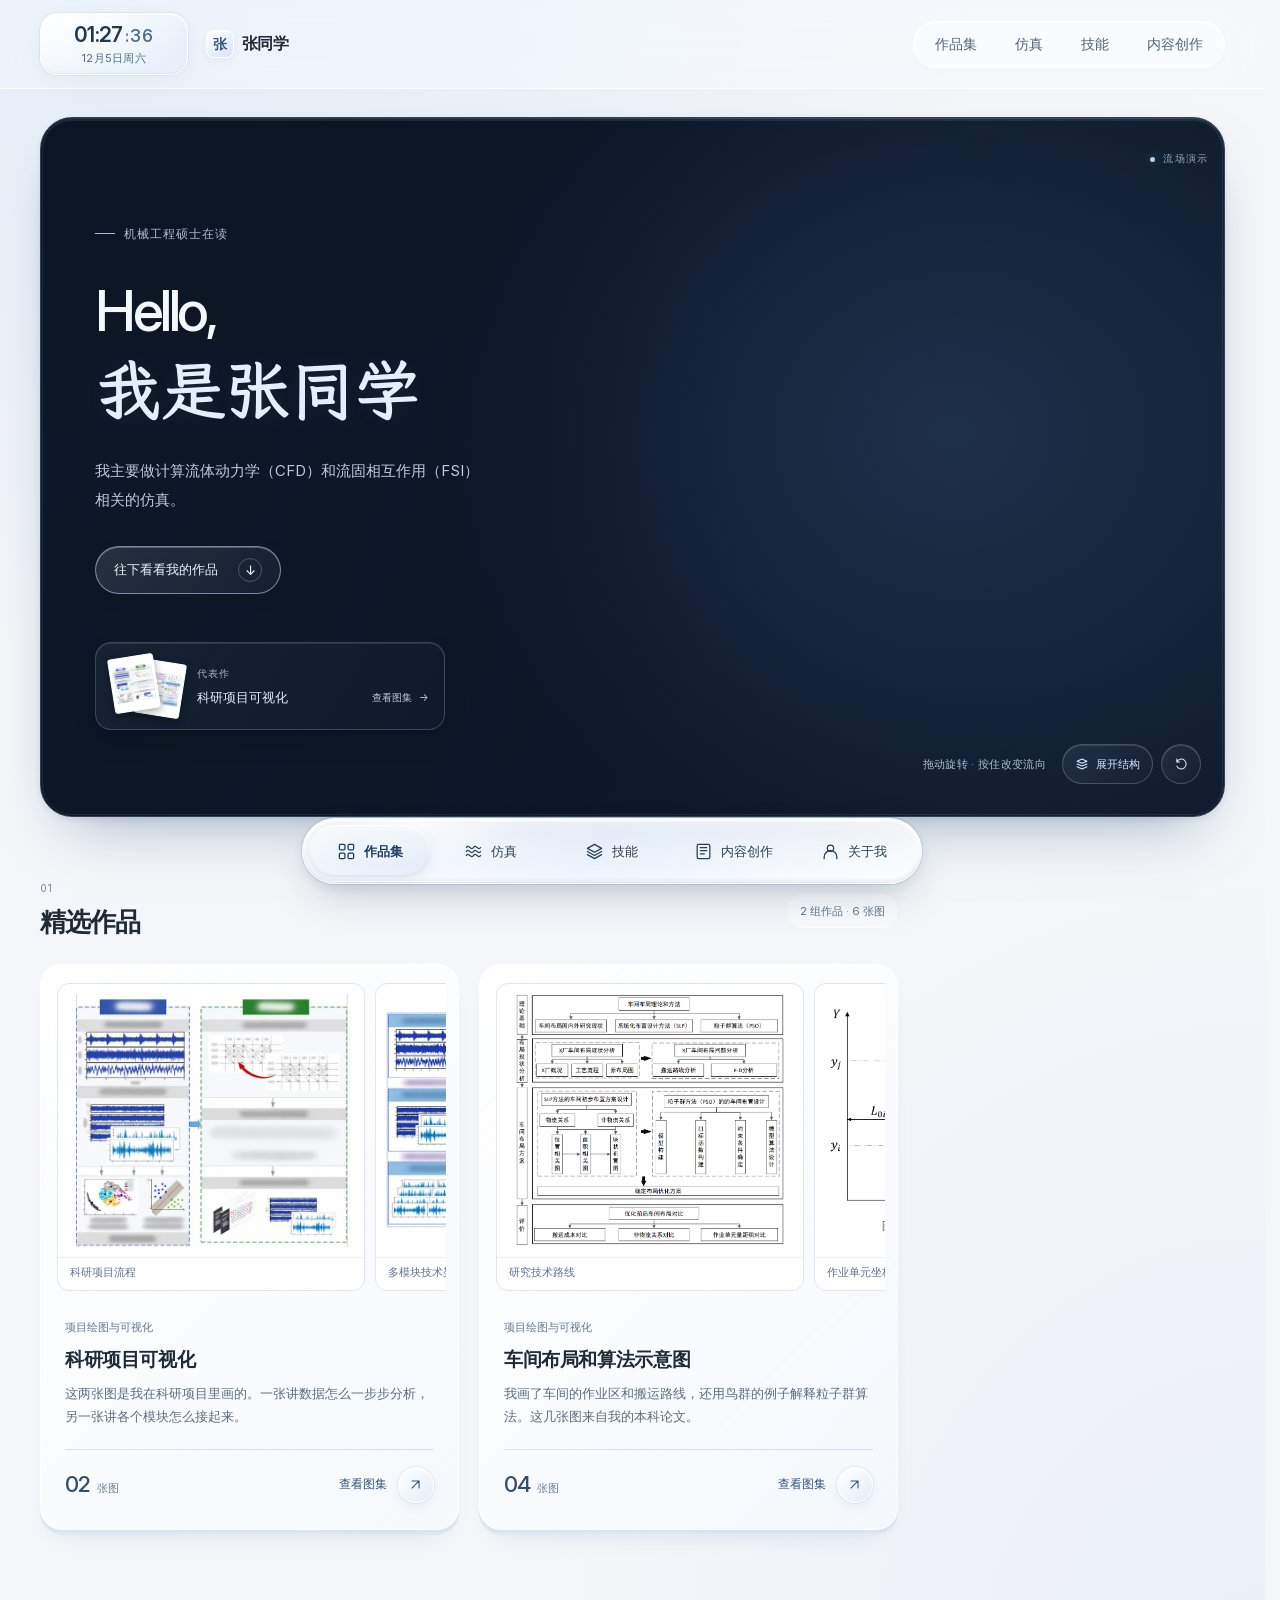
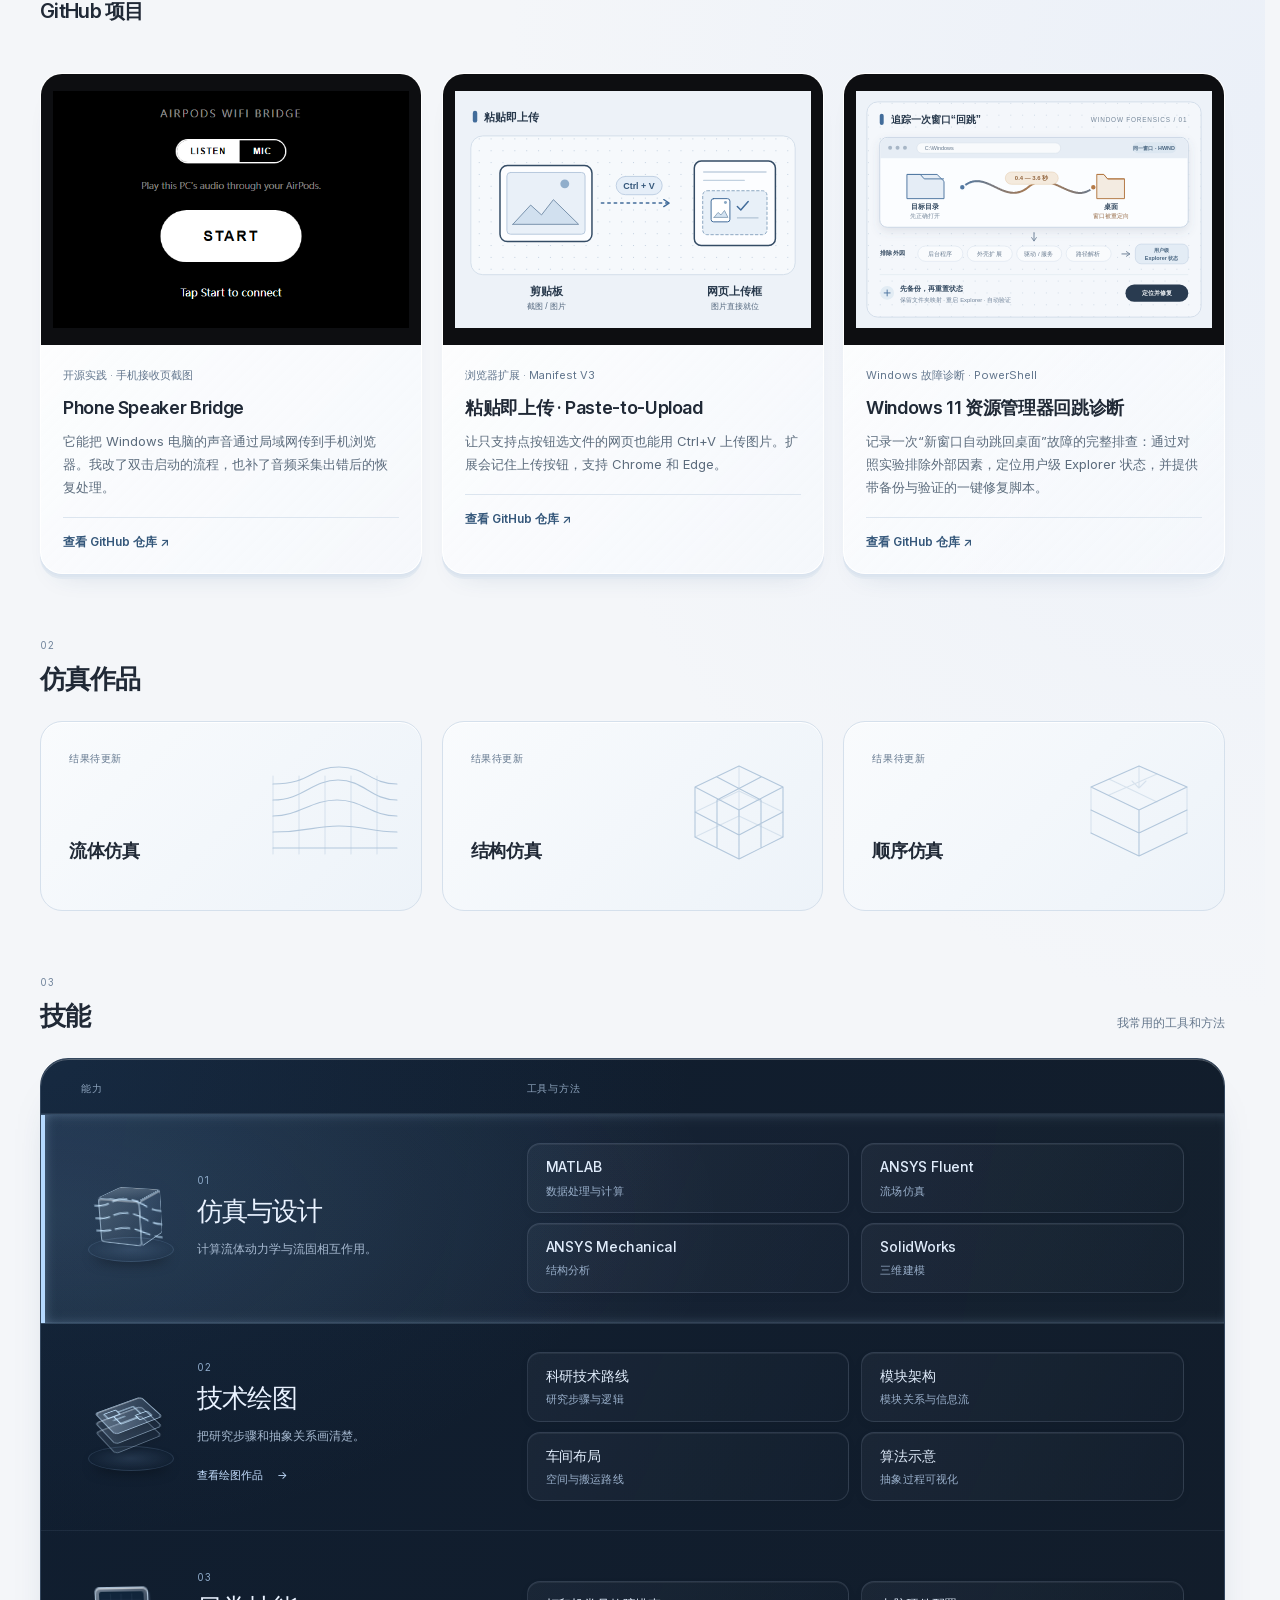
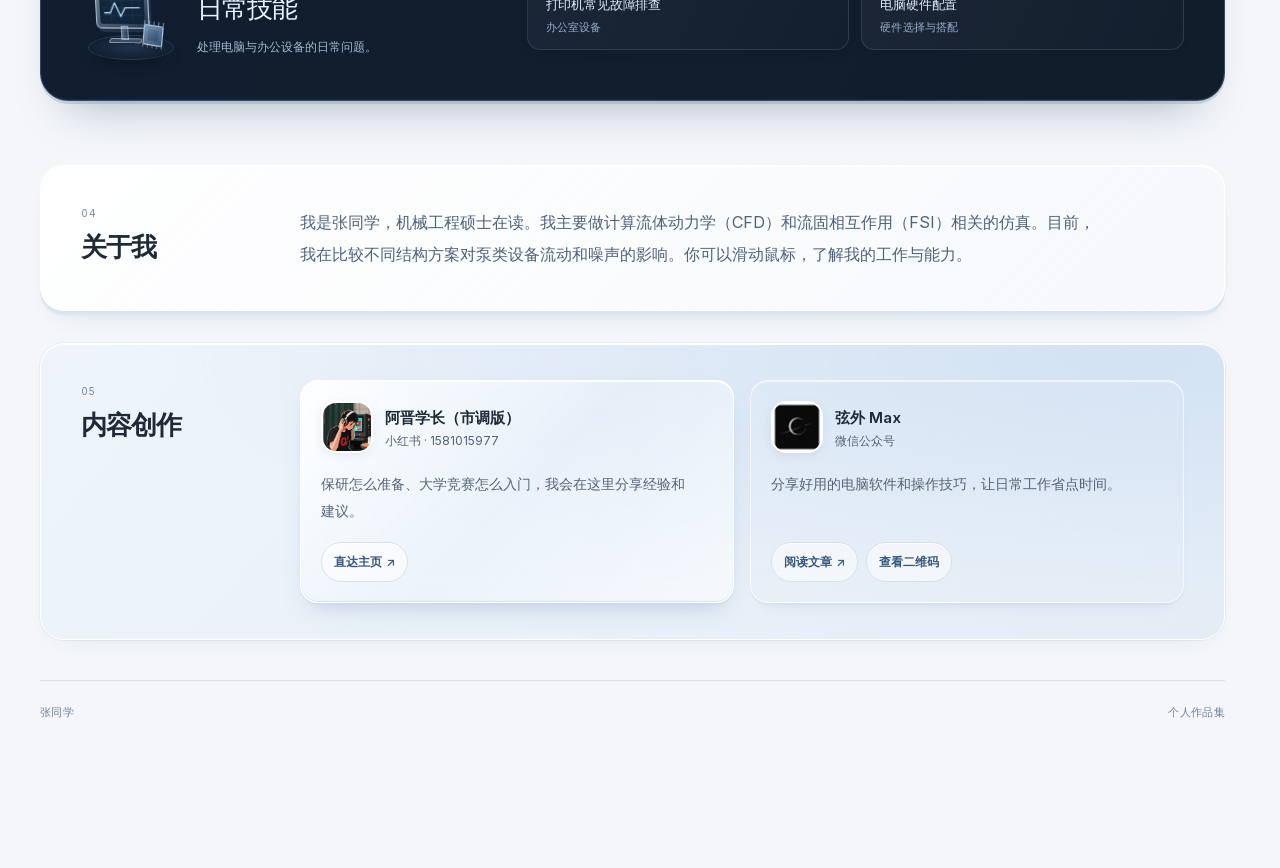
<file: index.html>
<!doctype html>
<html lang="zh-CN">
<head>
<meta charset="utf-8">
<meta name="viewport" content="width=device-width, initial-scale=1">
<meta name="description" content="张同学的个人主页。这里有我画的科研流程图、车间布局示意图，以及我改过的开源小工具。">
<title>张同学 · 作品集</title>
<link rel="stylesheet" href="./typography.css">
<link rel="icon" href="data:image/svg+xml,%3Csvg xmlns='http://www.w3.org/2000/svg' viewBox='0 0 32 32'%3E%3Ccircle cx='16' cy='16' r='11' fill='%2336587b'/%3E%3C/svg%3E">
<style>
:root {
  color-scheme: light;
  --ink: #202936;
  --muted: #536376;
  --accent: #36587b;
  --line: #d6e0eb;
  --glass: rgba(255, 255, 255, .65);
  font-family: var(--font-ui);
}
* { box-sizing: border-box; }
html { scroll-behavior: smooth; }
body {
  min-height: 100vh;
  margin: 0;
  color: var(--ink);
  background: #f1f5fa;
}
h1, h2, h3, p { margin: 0; }
a { color: inherit; }
button, input, select { font: inherit; }
a:focus-visible, button:focus-visible, input:focus-visible, select:focus-visible {
  outline: 3px solid var(--accent);
  outline-offset: 4px;
}
[hidden] { display: none !important; }
.skip {
  position: fixed;
  top: 8px;
  left: 8px;
  z-index: 3;
  padding: 8px 12px;
  background: white;
  transform: translateY(-200%);
}
.skip:focus { transform: none; }
header {
  border-bottom: 1px solid #fff;
  background: rgba(250, 252, 255, .57);
  backdrop-filter: blur(16px);
}
.nav, main { width: min(1280px, calc(100% - 64px)); margin-inline: auto; }
.nav { display: flex; align-items: center; justify-content: space-between; gap: 16px; min-height: 64px; }
.brand { font-size: 18px; font-weight: 600; text-decoration: none; }
.brand-mark {
  display: inline-grid;
  place-items: center;
  width: 28px;
  height: 28px;
  margin-right: 8px;
  border: 1px solid #fff;
  border-radius: 8px;
  color: var(--accent);
  background: #e5edf8;
  font-size: 14px;
}
.nav-links { display: flex; gap: 4px; padding: 4px; border: 1px solid #fff; border-radius: 999px; background: #dce6f380; }
.nav-links a { padding: 8px 16px; border-radius: 999px; color: var(--muted); font-size: 14px; text-decoration: none; white-space: nowrap; }
.nav-links a:hover { color: var(--ink); background: #ffffffd6; }
main { margin-block: 24px 32px; }
.hero, .empty-state, .project {
  border: 1px solid rgba(255, 255, 255, .95);
  background: var(--glass);
  box-shadow: 0 0 0 1px #58759912, 0 8px 24px #29456b09;
}
.hero {
  display: grid;
  grid-template-columns: minmax(0, 1fr) minmax(300px, 46%);
  align-items: center;
  gap: 32px;
  padding: 32px 40px;
  border-radius: 20px;
  border-color: #2a3d55;
  color: #f3f8ff;
  background: #142135;
}
.hero-copy { min-width: 0; }
.hero-identity {
  color: #b5cce7;
  font-size: 14px;
  font-weight: 600;
  line-height: 20px;
}
.hero-title {
  margin-top: 16px;
  font-family: var(--font-hero);
  font-size: 48px;
  font-weight: 400;
  line-height: 1.16;
  letter-spacing: -.03em;
}
.hero-title span { display: block; }
.hero-title .hero-greeting { font-family: var(--font-ui); font-size: .75em; letter-spacing: -.02em; }
.hero-title span + span { color: #b8d9fa; }
.research { margin-top: 16px; max-width: 680px; color: var(--muted); font-size: 14px; line-height: 24px; }
.hero .research { color: #c6d7e9; font: 400 16px/1.6 var(--font-hero); text-wrap: balance; }
.hero-cta {
  display: inline-flex;
  align-items: center;
  gap: 8px;
  min-height: 44px;
  margin-top: 24px;
  padding: 8px 12px;
  border: 1px solid #c0d9f7;
  border-radius: 8px;
  color: #132a44;
  background: #d9eaff;
  font-size: 14px;
  font-weight: 600;
  text-decoration: none;
}
.hero-cta:hover { background: #f3f8ff; }
.hero-cta:focus-visible, .hero-proof:focus-visible { outline-color: #d9eaff; }
.hero-proof {
  display: grid;
  gap: 8px;
  min-width: 0;
  padding: 12px;
  border: 1px solid #829fbc65;
  border-radius: 16px;
  color: #e2effc;
  background: #f0f7ff12;
  text-decoration: none;
  transition: background-color 250ms cubic-bezier(.22, 1, .36, 1);
}
.hero-proof:is(:hover, :focus-visible) { background: #f0f7ff20; }
.proof-header, .proof-caption { display: flex; align-items: center; justify-content: space-between; gap: 8px; }
.proof-header { font-size: 12px; font-weight: 600; line-height: 16px; }
.proof-number { color: #b8d9fa; font: 12px/16px ui-monospace, Consolas, monospace; }
.proof-art { display: grid; grid-template-columns: repeat(2, minmax(0, 1fr)); gap: 8px; }
.proof-art img {
  display: block;
  width: 100%;
  height: auto;
  aspect-ratio: 1;
  object-fit: contain;
  padding: 4px;
  border-radius: 4px;
  background: #fff;
}
.proof-caption { font-size: 14px; line-height: 20px; }
.proof-note { color: #b5cce7; font-size: 12px; line-height: 16px; }
.creator-intro {
  display: grid;
  grid-template-columns: minmax(128px, .35fr) minmax(0, 1.65fr);
  align-items: center;
  gap: 24px;
  margin-top: 24px;
  padding: 24px;
  border: 1px solid #fff;
  border-radius: 20px;
  background: radial-gradient(ellipse at 85% -30%, #c2d9f8, transparent 68%), #e9f0f9;
  box-shadow: 0 0 0 1px #5875991c, 0 8px 24px #29456b0d;
}
.creator-intro h2 { font-size: 24px; line-height: 32px; font-weight: 600; letter-spacing: -.02em; }
.creator-description { color: var(--muted); font-size: 14px; line-height: 24px; text-wrap: pretty; }
.creator-links {
  --channel-gap: 12px;
  --glass-step: calc(100% + var(--channel-gap));
  position: relative;
  isolation: isolate;
  display: grid;
  grid-template-columns: repeat(2, minmax(0, 1fr));
  gap: var(--channel-gap);
  min-width: 0;
}
.creator-links::before {
  position: absolute;
  z-index: -1;
  inset: 0 auto 0 0;
  width: calc((100% - var(--channel-gap)) / 2);
  box-sizing: border-box;
  border: 1px solid #fff;
  border-radius: 16px;
  background: linear-gradient(135deg, #ffffffef, #e1eeff65 60%, #ffffffa6);
  box-shadow: inset 0 -1px 0 #9fbbdd80, 0 8px 16px #416d9d20;
  backdrop-filter: blur(12px);
  pointer-events: none;
  content: "";
  transform: translateX(var(--glass-offset, 0px));
  transition: transform 450ms cubic-bezier(.22, 1, .36, 1);
}
.creator-links:has(.creator-channel:last-child:focus-within) { --glass-offset: var(--glass-step); }
@media (hover: hover) {
  .creator-links:has(.creator-channel:first-child:hover) { --glass-offset: 0px; }
  .creator-links:has(.creator-channel:last-child:hover) { --glass-offset: var(--glass-step); }
}
.creator-channel {
  display: grid;
  grid-template-rows: auto 1fr auto;
  gap: 12px;
  min-width: 0;
  padding: 16px;
  border: 1px solid #ffffffab;
  border-radius: 16px;
  background: #ffffff26;
}
.creator-channel-heading { display: flex; align-items: center; gap: 12px; }
.creator-avatar { display: block; flex: 0 0 52px; width: 52px; height: 52px; overflow: hidden; border: 2px solid #fffffff2; border-radius: 15px; background: #e4edf8; box-shadow: 0 3px 10px #29456b14; }
.creator-avatar img { display: block; width: 100%; height: 100%; object-fit: cover; }
.creator-avatar-wechat img { transform: scale(4.48); }
.creator-identity { min-width: 0; }
.creator-channel h3 { font-size: 16px; line-height: 24px; font-weight: 600; overflow-wrap: anywhere; }
.creator-identity .account { margin-top: 3px; }
.creator-actions { display: flex; flex-wrap: wrap; gap: 8px; }
.account { color: var(--muted); font-size: 12px; line-height: 16px; font-variant-numeric: tabular-nums; user-select: all; }
.creator-link {
  display: inline-flex;
  align-items: center;
  gap: 4px;
  min-height: 36px;
  padding: 8px 12px;
  border: 1px solid var(--line);
  border-radius: 8px;
  color: var(--accent);
  background: #f9fcffd1;
  font-size: 12px;
  font-weight: 600;
  line-height: 16px;
  text-decoration: none;
}
.creator-link:hover { background: #dce9f9; }
.portfolio-layout {
  display: grid;
  grid-template-columns: minmax(0, 1fr);
  align-items: start;
  gap: 24px;
  margin-top: 32px;
}
.catalog, .github-projects { min-width: 0; }
.github-projects { display: grid; grid-template-columns: repeat(3, minmax(0, 1fr)); gap: 20px; margin-top: 40px; }
.github-projects > .catalog-heading { grid-column: 1 / -1; }
.github-card { margin-top: 0; }
.catalog-heading { display: flex; justify-content: space-between; align-items: baseline; gap: 16px; }
.catalog-heading h2 { font-size: 24px; line-height: 32px; font-weight: 600; letter-spacing: -.02em; }
.result-count { color: var(--muted); font-size: 14px; }
.toolbar { display: flex; align-items: center; gap: 12px; margin-top: 16px; }
.search-label { flex: 1; }
.search-label input, .category-label select {
  width: 100%;
  min-height: 40px;
  padding: 8px 12px;
  border: 1px solid var(--line);
  border-radius: 10px;
  color: var(--ink);
  background: #ffffffa6;
}
.category-label { width: 176px; }
.sr-only {
  position: absolute;
  width: 1px;
  height: 1px;
  padding: 0;
  margin: -1px;
  overflow: hidden;
  clip-path: inset(50%);
  white-space: nowrap;
}
.works-grid { display: grid; grid-template-columns: repeat(3, minmax(0, 1fr)); gap: 20px; margin-top: 20px; }
.works-grid:has(> .project:nth-child(2):last-child) { grid-template-columns: repeat(2, minmax(0, 1fr)); }
.works-grid:has(> .project-gallery:first-child + .project-gallery:last-child) { grid-auto-rows: 1fr; }
.project { min-width: 0; overflow: hidden; border-radius: 16px; }
.about-section {
  display: grid;
  grid-template-columns: minmax(128px, .35fr) minmax(0, 1.65fr);
  align-items: start;
  gap: 8px 24px;
  margin-top: 24px;
  padding: 24px;
}
.about-copy { max-width: 52em; color: var(--muted); font-size: 15px; line-height: 26px; text-wrap: pretty; }
.simulation-section { margin-top: 32px; }
.simulation-placeholder { border: 1px dashed #b1c5dc; background: #eaf1fa; }
.project-gallery { position: relative; isolation: isolate; display: flex; flex-direction: column; }
.project-link { display: block; height: 100%; color: inherit; text-decoration: none; }
.project-link:hover { background: #ffffff85; }
.project-link:focus-visible { outline-offset: -3px; }
.github-card { margin-top: 20px; }
.github-cover { display: block; width: 100%; height: auto; aspect-ratio: 2 / 1; object-fit: contain; background: #050608; }
.github-description { margin-top: 8px; color: var(--muted); font-size: 14px; line-height: 24px; }
.cover { display: block; width: 100%; aspect-ratio: 16 / 10; object-fit: cover; background: #e3eaf4; }
.cover-contain { object-fit: contain; padding: 12px; }
.cover-placeholder { display: grid; place-items: center; padding: 24px; color: #6b7e96; font-size: 24px; overflow-wrap: anywhere; }
.project-body { padding: 20px; }
.project-category { color: var(--accent); font-size: 12px; line-height: 16px; overflow-wrap: anywhere; }
.project h3 { margin-top: 8px; font-size: 18px; line-height: 28px; font-weight: 600; letter-spacing: -.01em; overflow-wrap: anywhere; }
.project-summary { display: -webkit-box; overflow: hidden; -webkit-line-clamp: 3; -webkit-box-orient: vertical; margin-top: 8px; color: var(--muted); font-size: 14px; line-height: 24px; overflow-wrap: anywhere; }
.project-action { margin-top: 12px; color: var(--accent); font-size: 14px; font-weight: 600; }
.project-link:hover .project-action { text-decoration: underline; text-underline-offset: 3px; }
.project-gallery .project-body { padding-bottom: 12px; }
.project-gallery-entry { color: inherit; text-decoration: none; }
.project-gallery-entry::after { position: absolute; inset: 0; content: ""; }
.project-gallery-entry:hover { color: var(--accent); }
.project-gallery-entry:focus-visible::after { border-radius: 16px; outline: 3px solid var(--accent); outline-offset: -3px; }
.project-carousel { position: relative; z-index: 1; margin: auto 20px 16px; }
.project-thumbnails {
  position: relative;
  display: grid;
  grid-auto-flow: column;
  grid-auto-columns: 80%;
  gap: 12px;
  overflow-x: auto;
  overscroll-behavior-inline: contain;
  padding: 4px 4px 8px;
}
.project-thumbnails:focus-visible { outline: 3px solid var(--accent); outline-offset: -2px; }
.project-carousel-single .project-thumbnails { grid-auto-columns: 100%; }
.project-thumbnail { display: block; min-width: 0; border: 1px solid var(--line); border-radius: 10px; background: #fff; text-decoration: none; }
.project-thumbnail:focus-visible { outline-offset: -3px; }
.project-thumbnail img { display: block; width: 100%; aspect-ratio: 16 / 10; object-fit: contain; padding: 6px; }
.project-thumbnail span { display: block; padding: 6px 8px 8px; color: var(--accent); font-size: 14px; overflow: hidden; text-overflow: ellipsis; white-space: nowrap; }
.project-thumbnail:hover { border-color: var(--accent); }
.empty-state { display: flex; flex-direction: column; justify-content: center; align-items: center; gap: 8px; min-height: 216px; margin-top: 20px; padding: 32px; border-radius: 16px; text-align: center; }
.empty-state h3 { font-size: 18px; line-height: 28px; font-weight: 500; }
.empty-state p { color: var(--muted); font-size: 14px; line-height: 24px; }
.more { display: block; margin: 24px auto 0; padding: 8px 24px; border: 1px solid var(--line); border-radius: 999px; color: var(--accent); background: #fff9; cursor: pointer; }
.more:hover { background: #fff; }
.footer { display: flex; justify-content: space-between; gap: 16px; margin-top: 32px; padding-top: 20px; border-top: 1px solid var(--line); color: var(--muted); font-size: 12px; }
.back-to-top {
  position: fixed;
  z-index: 2;
  right: max(16px, env(safe-area-inset-right));
  bottom: max(16px, env(safe-area-inset-bottom));
  display: inline-flex;
  align-items: center;
  justify-content: center;
  min-width: 44px;
  min-height: 44px;
  padding: 0;
  border: 1px solid #fff;
  border-radius: 999px;
  color: var(--accent);
  background: #f7fbfff2;
  box-shadow: 0 0 0 1px #58759926, 0 4px 16px #29456b1a;
  font-size: 20px;
  line-height: 1;
  font-weight: 600;
  cursor: pointer;
}
.back-to-top:hover { background: #e7f0fc; }
@media (min-width: 1600px) { .works-grid { grid-template-columns: repeat(4, minmax(0, 1fr)); } }
@media (max-width: 960px) {
  .nav, main { width: calc(100% - 48px); }
  .hero { grid-template-columns: minmax(0, 1fr) minmax(240px, 46%); gap: 24px; padding: 24px; }
  .hero-title { font-size: 36px; line-height: 40px; }
  .about-section { grid-template-columns: minmax(0, 1fr); }
  .creator-intro { grid-template-columns: minmax(0, 1fr); gap: 16px; }
  .portfolio-layout { grid-template-columns: minmax(0, 1fr); }
  .github-projects { grid-template-columns: repeat(2, minmax(0, 1fr)); }
  .github-card { max-width: none; }
  .works-grid { grid-template-columns: repeat(2, minmax(0, 1fr)); }
}
@media (max-width: 600px) {
  .nav, main { width: calc(100% - 32px); }
  .nav { min-height: 60px; gap: 8px; }
  .nav-links { gap: 0; }
  .nav-links a { padding: 8px; }
  main { margin-top: 16px; }
  .hero { grid-template-columns: 1fr; gap: 24px; padding: 16px; }
  .hero-title { font-size: 30px; line-height: 36px; }
  .hero-cta { margin-top: 16px; }
  .proof-caption { flex-wrap: wrap; }
  .about-section, .creator-intro { padding: 16px; }
  .creator-intro h2 { font-size: 20px; line-height: 28px; }
  .creator-links { grid-template-columns: minmax(0, 1fr); grid-auto-rows: 1fr; }
  .creator-links::before {
    inset: 0 0 auto;
    width: auto;
    height: calc((100% - var(--channel-gap)) / 2);
    transform: translateY(var(--glass-offset, 0px));
  }
  .portfolio-layout { margin-top: 24px; }
  .github-projects { grid-template-columns: minmax(0, 1fr); margin-top: 32px; }
  .works-grid, .works-grid:has(> .project:nth-child(2):last-child) { grid-template-columns: 1fr; gap: 16px; }
  .toolbar { align-items: stretch; flex-direction: column; }
  .category-label { width: 100%; }
}
@media (max-width: 480px) {
  .nav .brand { font-size: 16px; white-space: nowrap; }
  .nav .brand-mark { display: none; }
  .nav-links a { padding-inline: 6px; font-size: 13px; }
}
@media (prefers-reduced-motion: reduce) {
  html { scroll-behavior: auto; }
  .hero-proof { transition: none; }
  .creator-links::before { transition: none; }
}
</style>
<link rel="stylesheet" href="./image-viewer.css?v=morph-2">
<link rel="stylesheet" href="./bottom-nav.css?v=bubble-10">
<link rel="stylesheet" href="./site-clock.css?v=seconds-3">
<link rel="stylesheet" href="./studio.css?v=collections-2">
<link rel="stylesheet" href="./skill-models.css?v=1">
<link rel="stylesheet" href="./spatial.css?v=1">
<link rel="stylesheet" href="./kinetic.css?v=3">
<link rel="stylesheet" href="./skills.css?v=skills-5">
</head>
<body id="top">
<a class="skip" href="#main">跳到主要内容</a>
<header><nav class="nav" aria-label="页面导航">
<div class="header-identity">
  <div class="clock-slot" hidden>
  <div class="site-clock" role="timer" aria-live="off" aria-label="设备本地时间" hidden>
    <time class="clock-time"><span class="clock-main">--:--</span><span class="clock-colon" aria-hidden="true">:</span><span class="clock-seconds">--</span></time>
    <span class="clock-date"></span>
  </div>
  </div>
<a class="brand" href="#top"><span class="brand-mark" aria-hidden="true">张</span>张同学</a>
</div>
<div class="nav-links"><a href="#works">作品集</a><a href="#simulation">仿真</a><a href="#skills">技能</a><a href="#xiaohongshu">内容创作</a></div>
</nav></header>
<main id="main" tabindex="-1">
<section class="hero spatial-hero kinetic-hero" aria-labelledby="hero-title">
  <canvas class="hero-flow" aria-hidden="true"></canvas>
  <div class="hero-copy">
    <p class="hero-identity">机械工程硕士在读</p>
    <h1 id="hero-title" class="hero-title"><span class="hero-greeting">Hello,</span> <span>我是张同学</span></h1>
    <p class="research">我主要做计算流体动力学（CFD）和流固相互作用（FSI）相关的仿真。</p>
    <a class="hero-cta" href="#works">往下看看我的作品 <span aria-hidden="true">↓</span></a>
  </div>
  <div class="kinetic-stage" role="group" aria-label="三维交互装置">
    <div class="kinetic-viewport" role="group" aria-label="三维曲面装置，可拖动或用方向键旋转，Home 键复位" aria-keyshortcuts="ArrowLeft ArrowRight ArrowUp ArrowDown Home">
      <img class="kinetic-poster" src="./assets/kinetic-study.webp" width="1000" height="1000" alt="" aria-hidden="true">
      <canvas class="kinetic-flow" aria-hidden="true"></canvas>
      <canvas class="kinetic-canvas" aria-hidden="true"></canvas>
    </div>
    <span class="kinetic-tag">流场演示</span>
    <div class="kinetic-tools" hidden>
      <span class="kinetic-hint">拖动旋转<span class="kinetic-flow-hint"> · 按住改变流向</span></span>
      <button class="kinetic-button" type="button" data-action="expand" aria-pressed="false"><svg viewBox="0 0 20 20" aria-hidden="true"><path d="m3 6 7-3 7 3-7 3-7-3Zm0 4 7 3 7-3M3 14l7 3 7-3"/></svg><span>展开结构</span></button>
      <button class="kinetic-button" type="button" data-action="reset" aria-label="恢复初始视角"><svg viewBox="0 0 20 20" aria-hidden="true"><path d="M4 7a7 7 0 1 1 0 6M4 3v4h4"/></svg></button>
    </div>
  </div>
  <div data-image-gallery>
    <a class="hero-proof" href="./assets/research-workflow-redacted.png"
      data-image-item data-image-title="科研项目流程" aria-label="查看科研项目可视化，两张作品图">
      <span class="proof-header"><span>代表作</span><span class="proof-number" aria-hidden="true">02 张图</span></span>
      <span class="proof-art">
        <img src="./assets/research-workflow-redacted-thumb.webp" width="640" height="574"
          alt="用双栏组织波形、分析步骤和决策关系的科研流程图">
        <img src="./assets/technical-architecture-redacted-thumb.webp" width="640" height="487"
          alt="用三栏梳理时序曲线、节点关系和模块间信息流向的技术架构图">
      </span>
      <span class="proof-caption">
        <span>科研项目可视化</span>
        <span class="proof-note">查看图集 <span aria-hidden="true">→</span></span>
      </span>
    </a>
    <a href="./assets/technical-architecture-redacted.png" data-image-item data-image-title="多模块技术架构" hidden>多模块技术架构</a>
  </div>
</section>
<div class="portfolio-layout">
<section class="catalog" id="works" aria-labelledby="works-title">
  <div class="catalog-heading">
    <h2 id="works-title">精选作品</h2>
    <p class="result-count" id="result-count" role="status" aria-live="polite">0 件作品</p>
  </div>
  <div class="toolbar" id="toolbar" hidden>
    <label class="search-label"><span class="sr-only">搜索作品</span><input id="search" type="search" placeholder="搜索作品标题、简介" autocomplete="off"></label>
    <label class="category-label"><span class="sr-only">作品分类</span><select id="category"><option value="">全部分类</option></select></label>
  </div>
  <div class="works-grid" id="works-grid" hidden></div>
  <div class="empty-state" id="empty-state">
    <h3 id="empty-title">作品整理中</h3>
    <p id="empty-description">后续作品将在这里陆续展示。</p>
  </div>
  <button class="more" id="load-more" type="button" hidden>加载更多</button>
  <noscript><p class="research">启用 JavaScript 后可以浏览作品集。</p></noscript>
</section>

</div>
<aside class="github-projects" aria-labelledby="github-title">
  <div class="catalog-heading"><h2 id="github-title">GitHub 项目</h2></div>
  <article class="project github-card">
    <a class="project-link" href="https://github.com/shaoyeaichangge/phone-speaker-bridge" target="_blank" rel="noopener noreferrer">
      <img class="github-cover" src="./assets/phone-speaker-bridge-receiver.png" width="540" height="360" alt="项目手机接收页待连接时的界面，包含 Listen、Mic 和 Start 控件" loading="lazy" decoding="async">
      <div class="project-body">
        <p class="project-category">开源实践 · 手机接收页截图</p>
        <h3>Phone Speaker Bridge</h3>
        <p class="github-description">它能把 Windows 电脑的声音通过局域网传到手机浏览器。我改了双击启动的流程，也补了音频采集出错后的恢复处理。</p>
        <p class="project-action">查看 GitHub 仓库 <span aria-hidden="true">↗</span><span class="sr-only">（在新标签页打开）</span></p>
      </div>
    </a>
  </article>
  <article class="project github-card">
    <a class="project-link" href="https://github.com/shaoyeaichangge/paste-to-upload" target="_blank" rel="noopener noreferrer">
      <img class="github-cover" src="./assets/paste-to-upload-cover.svg" width="720" height="480" alt="剪贴板中的图片通过 Ctrl+V 直接进入网页上传框" loading="lazy" decoding="async">
      <div class="project-body">
        <p class="project-category">浏览器扩展 · Manifest V3</p>
        <h3>粘贴即上传 · Paste-to-Upload</h3>
        <p class="github-description">让只支持点按钮选文件的网页也能用 Ctrl+V 上传图片。扩展会记住上传按钮，支持 Chrome 和 Edge。</p>
        <p class="project-action">查看 GitHub 仓库 <span aria-hidden="true">↗</span><span class="sr-only">（在新标签页打开）</span></p>
      </div>
    </a>
  </article>
  <article class="project github-card">
    <a class="project-link" href="https://github.com/shaoyeaichangge/win11-explorer-redirect-to-desktop" target="_blank" rel="noopener noreferrer">
      <img class="github-cover" src="./assets/explorer-state-diagnosis-cover.svg" width="720" height="480" alt="资源管理器窗口先打开目标目录，随后意外跳回桌面；逐层排查后定位到用户级状态并修复" loading="lazy" decoding="async">
      <div class="project-body">
        <p class="project-category">Windows 故障诊断 · PowerShell</p>
        <h3>Windows 11 资源管理器回跳诊断</h3>
        <p class="github-description">记录一次“新窗口自动跳回桌面”故障的完整排查：通过对照实验排除外部因素，定位用户级 Explorer 状态，并提供带备份与验证的一键修复脚本。</p>
        <p class="project-action">查看 GitHub 仓库 <span aria-hidden="true">↗</span><span class="sr-only">（在新标签页打开）</span></p>
      </div>
    </a>
  </article>
</aside>
<section class="simulation-section" id="simulation" aria-labelledby="simulation-title">
  <div class="catalog-heading"><h2 id="simulation-title">仿真作品</h2></div>
  <div class="works-grid" id="simulation-grid"></div>
</section>
<section class="skills-section" id="skills" aria-labelledby="skills-title">
  <div class="catalog-heading"><h2 id="skills-title">技能</h2><p class="skills-caption">我常用的工具和方法</p></div>
  <div class="skill-sheet">
    <div class="skill-sheet-head" aria-hidden="true"><span>能力</span><span>工具与方法</span></div>
    <section class="skill-row" id="analysis" aria-labelledby="analysis-title">
      <div class="skill-ability">
        <span class="skill-icon" aria-hidden="true"><svg viewBox="0 0 24 24"><path d="M3 7c3-5 6 5 9 0s6 5 9 0M3 12c3-5 6 5 9 0s6 5 9 0M3 17c3-5 6 5 9 0s6 5 9 0"/></svg></span>
        <div>
          <span class="skill-index" aria-hidden="true">01</span>
          <h3 id="analysis-title">仿真与设计</h3>
          <p class="skill-summary">计算流体动力学与流固相互作用。</p>
        </div>
      </div>
      <ul class="skill-items" id="tools-title" aria-label="仿真与设计使用的软件">
        <li><span class="skill-name">MATLAB</span><span class="skill-purpose">数据处理与计算</span></li>
        <li><span class="skill-name">ANSYS Fluent</span><span class="skill-purpose">流场仿真</span></li>
        <li><span class="skill-name">ANSYS Mechanical</span><span class="skill-purpose">结构分析</span></li>
        <li><span class="skill-name">SolidWorks</span><span class="skill-purpose">三维建模</span></li>
      </ul>
    </section>
    <section class="skill-row" id="visualization" aria-labelledby="visualization-title">
      <div class="skill-ability">
        <span class="skill-icon" aria-hidden="true"><svg viewBox="0 0 24 24"><rect x="4" y="3" width="6" height="5" rx="1"/><rect x="14" y="16" width="6" height="5" rx="1"/><path d="M7 8v10h7M10 5h7v11M4 13h7"/></svg></span>
        <div>
          <span class="skill-index" aria-hidden="true">02</span>
          <h3 id="visualization-title">技术绘图</h3>
          <p class="skill-summary">把研究步骤和抽象关系画清楚。</p>
          <a class="skill-work-link" href="#works">查看绘图作品 <span aria-hidden="true">→</span></a>
        </div>
      </div>
      <ul class="skill-items" aria-labelledby="visualization-title">
        <li><span class="skill-name">科研技术路线</span><span class="skill-purpose">研究步骤与逻辑</span></li>
        <li><span class="skill-name">模块架构</span><span class="skill-purpose">模块关系与信息流</span></li>
        <li><span class="skill-name">车间布局</span><span class="skill-purpose">空间与搬运路线</span></li>
        <li><span class="skill-name">算法示意</span><span class="skill-purpose">抽象过程可视化</span></li>
      </ul>
    </section>
    <section class="skill-row" id="support" aria-labelledby="support-title">
      <div class="skill-ability">
        <span class="skill-icon" aria-hidden="true"><svg viewBox="0 0 24 24"><rect x="3" y="4" width="18" height="12" rx="2"/><path d="M8 21h8m-4-5v5m-5-9 3-3 2 2 4-4"/></svg></span>
        <div>
          <span class="skill-index" aria-hidden="true">03</span>
          <h3 id="support-title">日常技能</h3>
          <p class="skill-summary">处理电脑与办公设备的日常问题。</p>
        </div>
      </div>
      <ul class="skill-items" aria-labelledby="support-title">
        <li><span class="skill-name">打印机常见故障排查</span><span class="skill-purpose">办公室设备</span></li>
        <li><span class="skill-name">电脑硬件配置</span><span class="skill-purpose">硬件选择与搭配</span></li>
      </ul>
    </section>
  </div>
</section>
<section class="about-section project" id="about" aria-labelledby="about-title">
  <div class="catalog-heading"><h2 id="about-title">关于我</h2></div>
  <div>
    <p class="about-copy">我是张同学，机械工程硕士在读。我主要做计算流体动力学（CFD）和流固相互作用（FSI）相关的仿真。目前，我在比较不同结构方案对泵类设备流动和噪声的影响。你可以滑动鼠标，了解我的工作与能力。</p>
  </div>
</section>
<section class="creator-intro" id="xiaohongshu" aria-labelledby="creator-title">
  <h2 id="creator-title">内容创作</h2>
  <div class="creator-links">
    <div class="creator-channel">
      <div class="creator-channel-heading">
        <span class="creator-avatar"><img src="./assets/xiaohongshu-avatar.webp" width="540" height="540" loading="lazy" alt="阿晋学长的小红书头像"></span>
        <div class="creator-identity">
          <h3>阿晋学长（市调版）</h3>
          <p class="account">小红书 · 1581015977</p>
        </div>
      </div>
      <p class="creator-description">保研怎么准备、大学竞赛怎么入门，我会在这里分享经验和建议。</p>
      <div class="creator-actions">
        <a class="creator-link" href="https://www.xiaohongshu.com/user/profile/62f22882000000001f007ea3?xsec_token=YBYdho9Po7YWUmR-dX9t-bN4Vjs1jRU9EIs3pKu57_9Xo%3D&amp;xsec_source=app_share"
          target="_blank" rel="noopener noreferrer" aria-label="直达小红书主页，在新标签页打开">直达主页 <span aria-hidden="true">↗</span></a>
      </div>
    </div>
    <div class="creator-channel">
      <div class="creator-channel-heading">
        <span class="creator-avatar creator-avatar-wechat"><img src="./assets/wechat-xianwai-max-qr.png" width="430" height="430" loading="lazy" alt="弦外 Max 的公众号头像"></span>
        <div class="creator-identity">
          <h3>弦外 Max</h3>
          <p class="account">微信公众号</p>
        </div>
      </div>
      <p class="creator-description">分享好用的电脑软件和操作技巧，让日常工作省点时间。</p>
      <div class="creator-actions">
        <a class="creator-link" href="https://mp.weixin.qq.com/s/jSh0OlqUSO5-xXvn3dEE6w"
          target="_blank" rel="noopener noreferrer" aria-label="阅读弦外 Max 的公众号文章，在新标签页打开">阅读文章 <span aria-hidden="true">↗</span></a>
        <a class="creator-link" href="./assets/wechat-xianwai-max-qr.png" data-image-title="用微信扫码关注「弦外 Max」">查看二维码</a>
      </div>
    </div>
  </div>
</section>
<footer class="footer"><span>张同学</span><span>个人作品集</span></footer>
</main>
<div class="bottom-dock">
<nav class="bottom-nav" aria-label="底部导航">
  <a href="#works" aria-current="page"><svg viewBox="0 0 24 24" aria-hidden="true"><rect x="3" y="3" width="7" height="7" rx="1.5"/><rect x="14" y="3" width="7" height="7" rx="1.5"/><rect x="3" y="14" width="7" height="7" rx="1.5"/><rect x="14" y="14" width="7" height="7" rx="1.5"/></svg><span>作品集</span></a>
  <a href="#simulation"><svg viewBox="0 0 24 24" aria-hidden="true"><path d="M3 7c3-5 6 5 9 0s6 5 9 0M3 12c3-5 6 5 9 0s6 5 9 0M3 17c3-5 6 5 9 0s6 5 9 0"/></svg><span>仿真</span></a>
  <a href="#skills"><svg viewBox="0 0 24 24" aria-hidden="true"><path d="m12 3 9 5-9 5-9-5 9-5Zm-9 9 9 5 9-5M3 16l9 5 9-5"/></svg><span>技能</span></a>
  <a href="#xiaohongshu"><svg viewBox="0 0 24 24" aria-hidden="true"><rect x="4" y="3" width="16" height="18" rx="2"/><path d="M8 7h8M8 11h8M8 15h5"/></svg><span>内容创作</span></a>
  <a href="#about"><svg viewBox="0 0 24 24" aria-hidden="true"><circle cx="12" cy="8" r="4"/><path d="M4 21v-2a8 8 0 0 1 16 0v2"/></svg><span>关于我</span></a>
</nav>
<button class="back-to-top" id="back-to-top" type="button" aria-label="回到顶部" hidden>↑</button>
</div>
<script src="./works.js"></script>
<script src="./portfolio.js?v=collections-2"></script>
<script src="./image-viewer.js?v=morph-3"></script>
<script src="./bottom-nav.js?v=bubble-10"></script>
<script src="./site-clock.js?v=seconds-3"></script>
<script src="./studio.js?v=kinetic-4"></script>
<script src="./skill-models.js?v=1"></script>
<script src="./skills.js?v=1"></script>
<script src="./spatial.js?v=3"></script>
<script src="./kinetic-scene.js?v=3"></script>
</body>
</html>
</file>
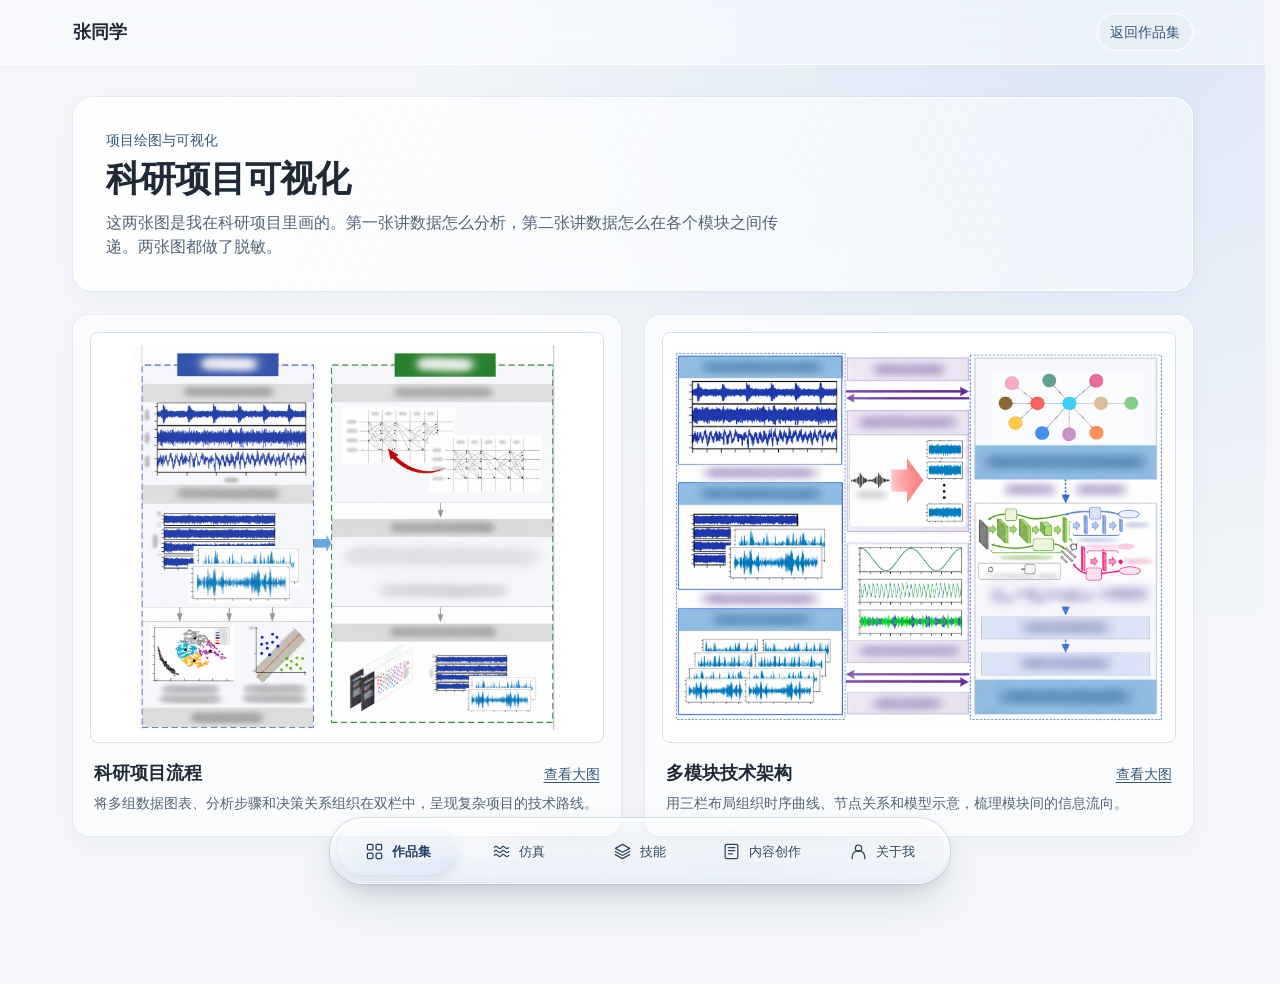
<file: works/research-visualizations/index.html>
<!doctype html>
<html lang="zh-CN">
<head>
<meta charset="utf-8">
<meta name="viewport" content="width=device-width, initial-scale=1">
<meta name="description" content="张同学的科研项目可视化作品，涵盖项目流程和多模块技术架构。">
<title>科研项目可视化 · 张同学</title>
<link rel="stylesheet" href="../../gallery.css">
<link rel="stylesheet" href="../../image-viewer.css?v=morph-2">
<link rel="stylesheet" href="../../bottom-nav.css?v=bubble-10">
</head>
<body>
<header class="site-header">
  <nav class="site-nav" aria-label="页面导航">
    <a class="brand" href="../../index.html">张同学</a>
    <a class="back" href="../../index.html#works">返回作品集</a>
  </nav>
</header>
<main>
  <section class="intro" aria-labelledby="title">
    <p class="eyebrow">项目绘图与可视化</p>
    <h1 id="title">科研项目可视化</h1>
    <p class="intro-copy">这两张图是我在科研项目里画的。第一张讲数据怎么分析，第二张讲数据怎么在各个模块之间传递。两张图都做了脱敏。</p>
  </section>
  <div class="gallery" data-image-gallery>
    <figure class="diagram">
      <a class="diagram-image" data-image-item href="../../assets/research-workflow-redacted.png" aria-label="查看科研项目流程脱敏大图">
        <img src="../../assets/research-workflow-redacted.png" width="1324" height="1188" alt="用双栏布局组织波形、散点、分析步骤与决策关系的科研项目流程图">
      </a>
      <figcaption>
        <div class="caption-top">
          <h2>科研项目流程</h2>
          <a class="original" href="../../assets/research-workflow-redacted.png" aria-label="查看科研项目流程脱敏大图">查看大图</a>
        </div>
        <p>将多组数据图表、分析步骤和决策关系组织在双栏中，呈现复杂项目的技术路线。</p>
      </figcaption>
    </figure>
    <figure class="diagram">
      <a class="diagram-image" data-image-item href="../../assets/technical-architecture-redacted.png" aria-label="查看多模块技术架构脱敏大图">
        <img src="../../assets/technical-architecture-redacted.png" width="1437" height="1094" alt="用三栏布局展示时序曲线、节点关系和模型模块之间的信息流向">
      </a>
      <figcaption>
        <div class="caption-top">
          <h2>多模块技术架构</h2>
          <a class="original" href="../../assets/technical-architecture-redacted.png" aria-label="查看多模块技术架构脱敏大图">查看大图</a>
        </div>
        <p>用三栏布局组织时序曲线、节点关系和模型示意，梳理模块间的信息流向。</p>
      </figcaption>
    </figure>
  </div>
</main>
<script src="../../image-viewer.js?v=morph-3"></script>
<nav class="bottom-nav" aria-label="底部导航">
  <a href="../../index.html#works" aria-current="page"><svg viewBox="0 0 24 24" aria-hidden="true"><rect x="3" y="3" width="7" height="7" rx="1.5"/><rect x="14" y="3" width="7" height="7" rx="1.5"/><rect x="3" y="14" width="7" height="7" rx="1.5"/><rect x="14" y="14" width="7" height="7" rx="1.5"/></svg><span>作品集</span></a>
  <a href="../../index.html#simulation"><svg viewBox="0 0 24 24" aria-hidden="true"><path d="M3 7c3-5 6 5 9 0s6 5 9 0M3 12c3-5 6 5 9 0s6 5 9 0M3 17c3-5 6 5 9 0s6 5 9 0"/></svg><span>仿真</span></a>
  <a href="../../index.html#skills"><svg viewBox="0 0 24 24" aria-hidden="true"><path d="m12 3 9 5-9 5-9-5 9-5Zm-9 9 9 5 9-5M3 16l9 5 9-5"/></svg><span>技能</span></a>
  <a href="../../index.html#xiaohongshu"><svg viewBox="0 0 24 24" aria-hidden="true"><rect x="4" y="3" width="16" height="18" rx="2"/><path d="M8 7h8M8 11h8M8 15h5"/></svg><span>内容创作</span></a>
  <a href="../../index.html#about"><svg viewBox="0 0 24 24" aria-hidden="true"><circle cx="12" cy="8" r="4"/><path d="M4 21v-2a8 8 0 0 1 16 0v2"/></svg><span>关于我</span></a>
</nav>
<script src="../../bottom-nav.js?v=bubble-10"></script>
</body>
</html>
</file>
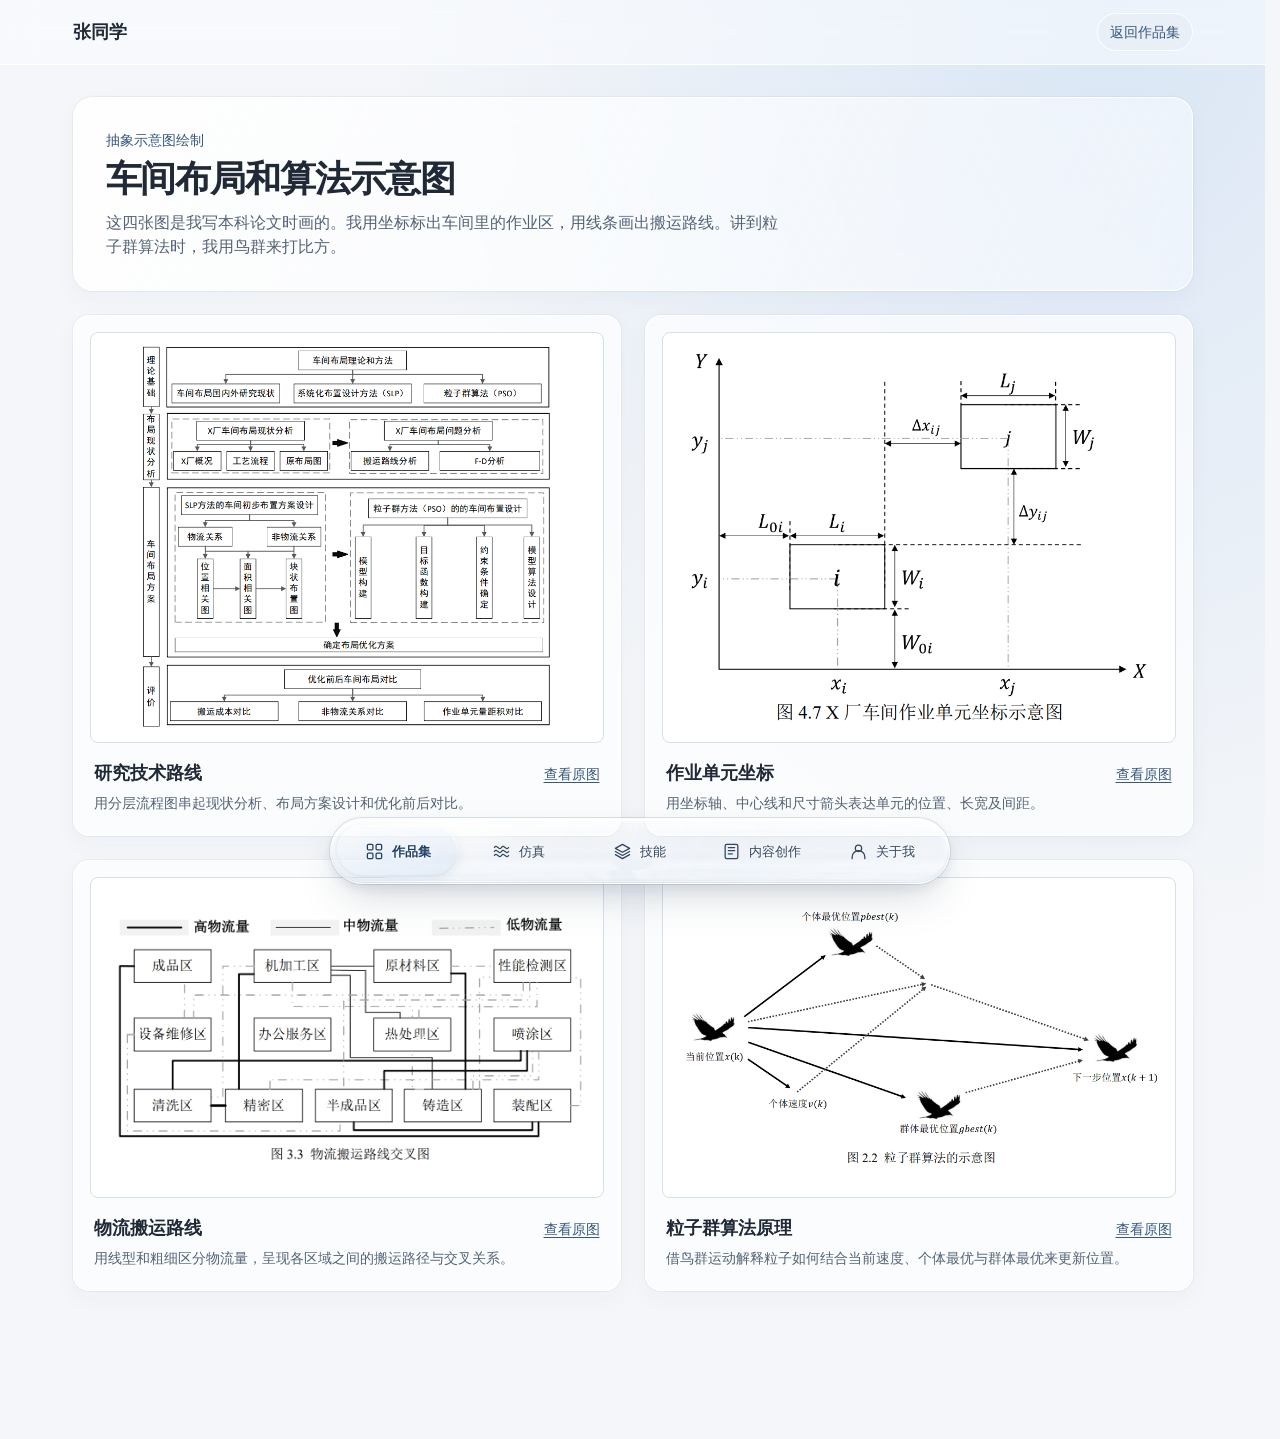
<file: works/thesis-diagrams/index.html>
<!doctype html>
<html lang="zh-CN">
<head>
<meta charset="utf-8">
<meta name="viewport" content="width=device-width, initial-scale=1">
<meta name="description" content="张同学绘制的四张示意图，包括车间布局、搬运路线和粒子群算法。">
<title>车间布局和算法示意图 · 张同学</title>
<link rel="stylesheet" href="../../gallery.css">
<link rel="stylesheet" href="../../image-viewer.css?v=morph-2">
<link rel="stylesheet" href="../../bottom-nav.css?v=bubble-10">
</head>
<body>
<header class="site-header">
  <nav class="site-nav" aria-label="页面导航">
    <a class="brand" href="../../index.html">张同学</a>
    <a class="back" href="../../index.html#works">返回作品集</a>
  </nav>
</header>
<main>
  <section class="intro" aria-labelledby="title">
    <p class="eyebrow">抽象示意图绘制</p>
    <h1 id="title">车间布局和算法示意图</h1>
    <p class="intro-copy">这四张图是我写本科论文时画的。我用坐标标出车间里的作业区，用线条画出搬运路线。讲到粒子群算法时，我用鸟群来打比方。</p>
  </section>
  <div class="gallery" data-image-gallery>
    <figure class="diagram">
      <a class="diagram-image" data-image-item href="./research-roadmap.png" aria-label="查看研究技术路线原图">
        <img src="./research-roadmap.png" width="809" height="751" alt="车间布局优化从理论基础、现状分析到布局设计和方案评价的分层流程图">
      </a>
      <figcaption>
        <div class="caption-top"><h2>研究技术路线</h2><a class="original" href="./research-roadmap.png" aria-label="查看研究技术路线原图">查看原图</a></div>
        <p>用分层流程图串起现状分析、布局方案设计和优化前后对比。</p>
      </figcaption>
    </figure>
    <figure class="diagram">
      <a class="diagram-image" data-image-item href="./unit-coordinates.png" aria-label="查看作业单元坐标原图">
        <img src="./unit-coordinates.png" width="829" height="675" alt="同一平面坐标系中两个矩形作业单元的尺寸、中心位置和横纵间距">
      </a>
      <figcaption>
        <div class="caption-top"><h2>作业单元坐标</h2><a class="original" href="./unit-coordinates.png" aria-label="查看作业单元坐标原图">查看原图</a></div>
        <p>用坐标轴、中心线和尺寸箭头表达单元的位置、长宽及间距。</p>
      </figcaption>
    </figure>
    <figure class="diagram">
      <a class="diagram-image diagram-image-wide" data-image-item href="./logistics-routes.png" aria-label="查看物流搬运路线原图">
        <img src="./logistics-routes.png" width="1134" height="595" loading="lazy" alt="用粗实线、细实线和点划线区分车间各区域之间的高、中、低物流量">
      </a>
      <figcaption>
        <div class="caption-top"><h2>物流搬运路线</h2><a class="original" href="./logistics-routes.png" aria-label="查看物流搬运路线原图">查看原图</a></div>
        <p>用线型和粗细区分物流量，呈现各区域之间的搬运路径与交叉关系。</p>
      </figcaption>
    </figure>
    <figure class="diagram">
      <a class="diagram-image diagram-image-wide" data-image-item href="./particle-swarm.png" aria-label="查看粒子群算法原图">
        <img src="./particle-swarm.png" width="912" height="492" loading="lazy" alt="以鸟群为类比，展示当前速度、个体最优位置和群体最优位置如何影响下一步位置">
      </a>
      <figcaption>
        <div class="caption-top"><h2>粒子群算法原理</h2><a class="original" href="./particle-swarm.png" aria-label="查看粒子群算法原图">查看原图</a></div>
        <p>借鸟群运动解释粒子如何结合当前速度、个体最优与群体最优来更新位置。</p>
      </figcaption>
    </figure>
  </div>
</main>
<script src="../../image-viewer.js?v=morph-3"></script>
<nav class="bottom-nav" aria-label="底部导航">
  <a href="../../index.html#works" aria-current="page"><svg viewBox="0 0 24 24" aria-hidden="true"><rect x="3" y="3" width="7" height="7" rx="1.5"/><rect x="14" y="3" width="7" height="7" rx="1.5"/><rect x="3" y="14" width="7" height="7" rx="1.5"/><rect x="14" y="14" width="7" height="7" rx="1.5"/></svg><span>作品集</span></a>
  <a href="../../index.html#simulation"><svg viewBox="0 0 24 24" aria-hidden="true"><path d="M3 7c3-5 6 5 9 0s6 5 9 0M3 12c3-5 6 5 9 0s6 5 9 0M3 17c3-5 6 5 9 0s6 5 9 0"/></svg><span>仿真</span></a>
  <a href="../../index.html#skills"><svg viewBox="0 0 24 24" aria-hidden="true"><path d="m12 3 9 5-9 5-9-5 9-5Zm-9 9 9 5 9-5M3 16l9 5 9-5"/></svg><span>技能</span></a>
  <a href="../../index.html#xiaohongshu"><svg viewBox="0 0 24 24" aria-hidden="true"><rect x="4" y="3" width="16" height="18" rx="2"/><path d="M8 7h8M8 11h8M8 15h5"/></svg><span>内容创作</span></a>
  <a href="../../index.html#about"><svg viewBox="0 0 24 24" aria-hidden="true"><circle cx="12" cy="8" r="4"/><path d="M4 21v-2a8 8 0 0 1 16 0v2"/></svg><span>关于我</span></a>
</nav>
<script src="../../bottom-nav.js?v=bubble-10"></script>
</body>
</html>
</file>
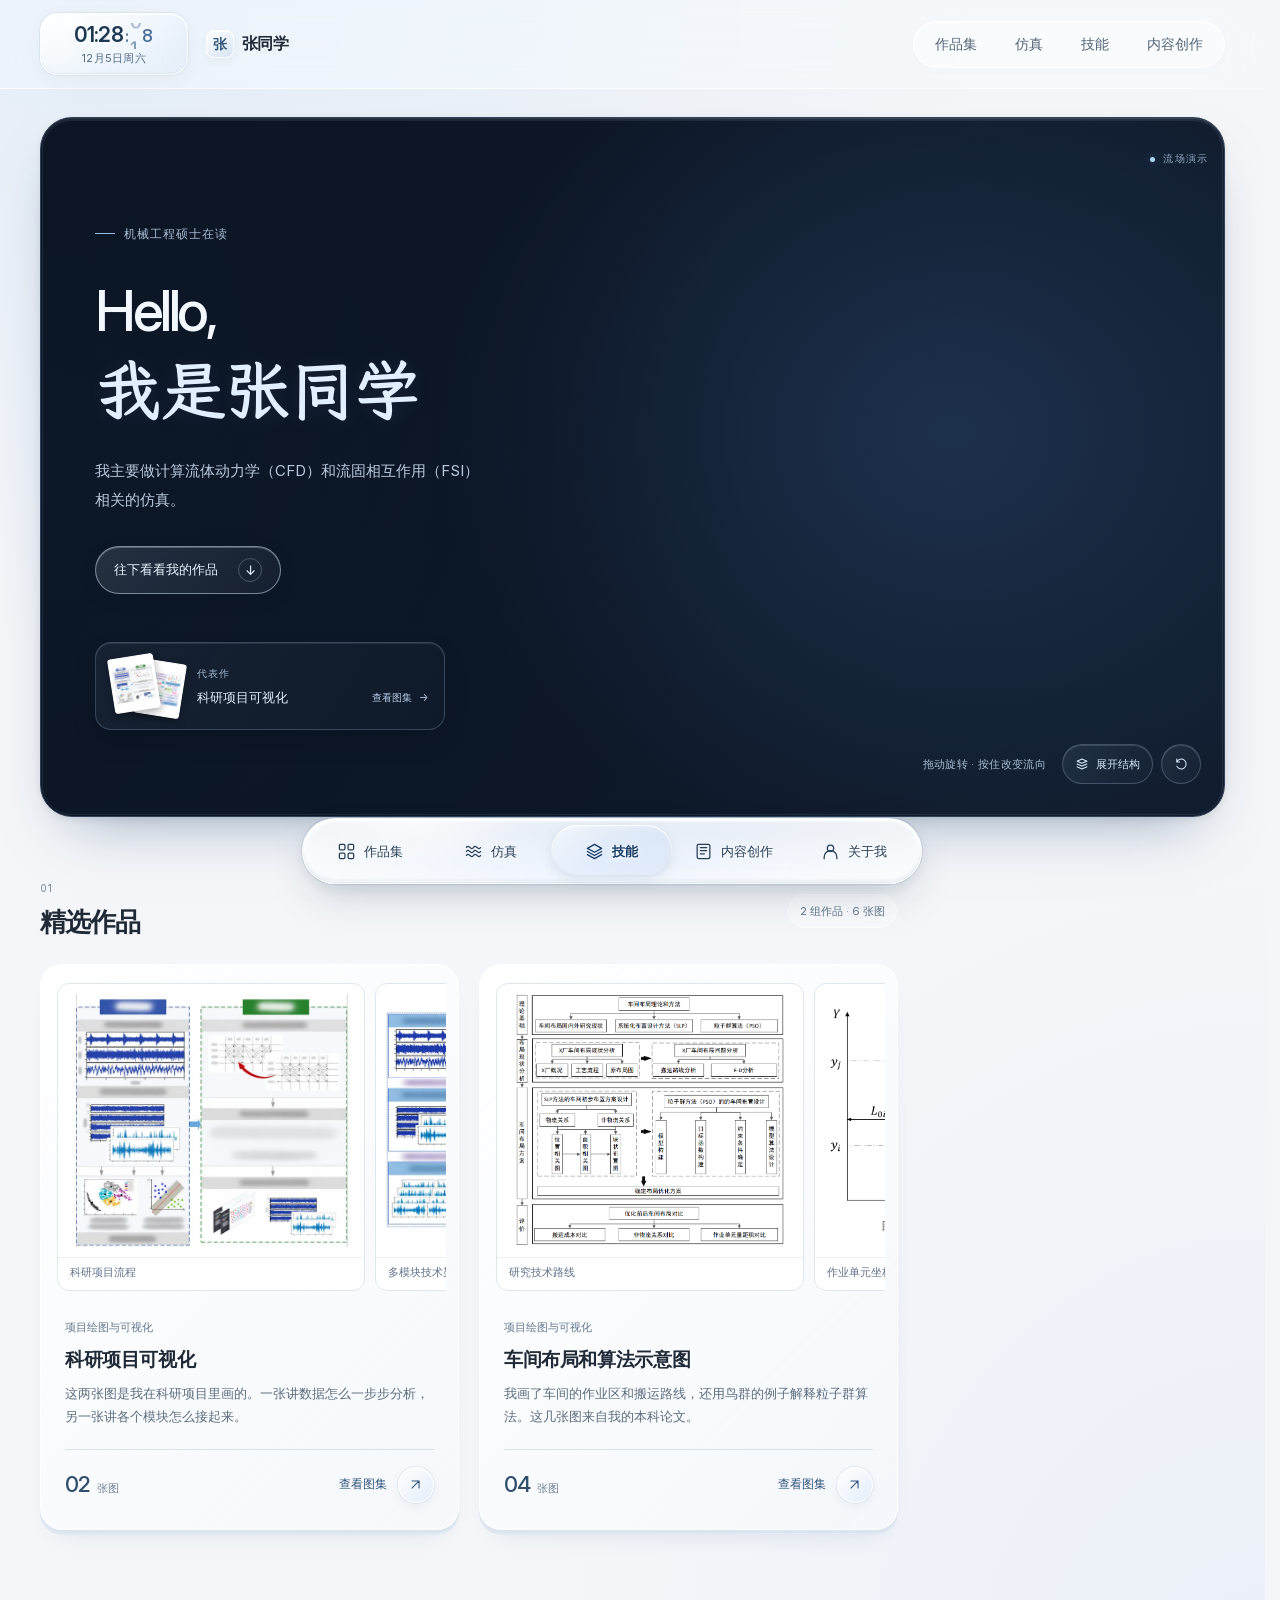
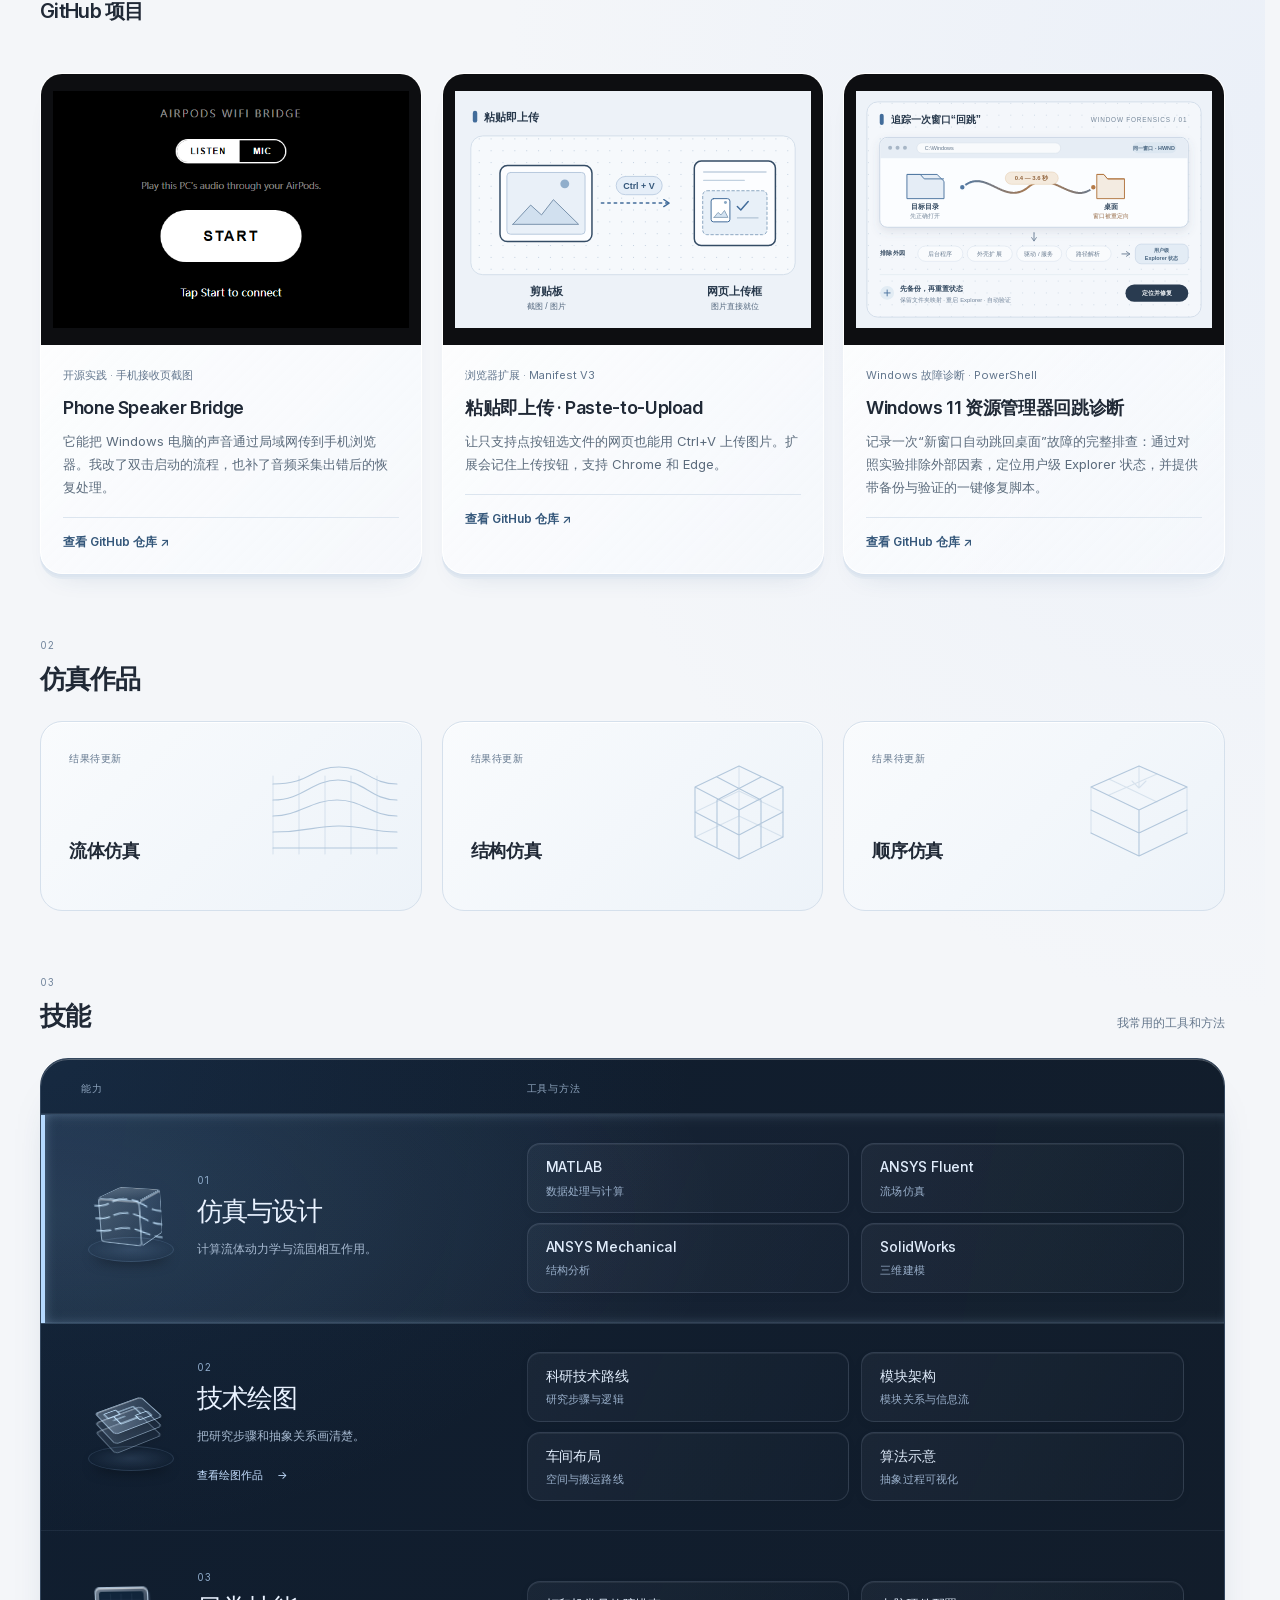
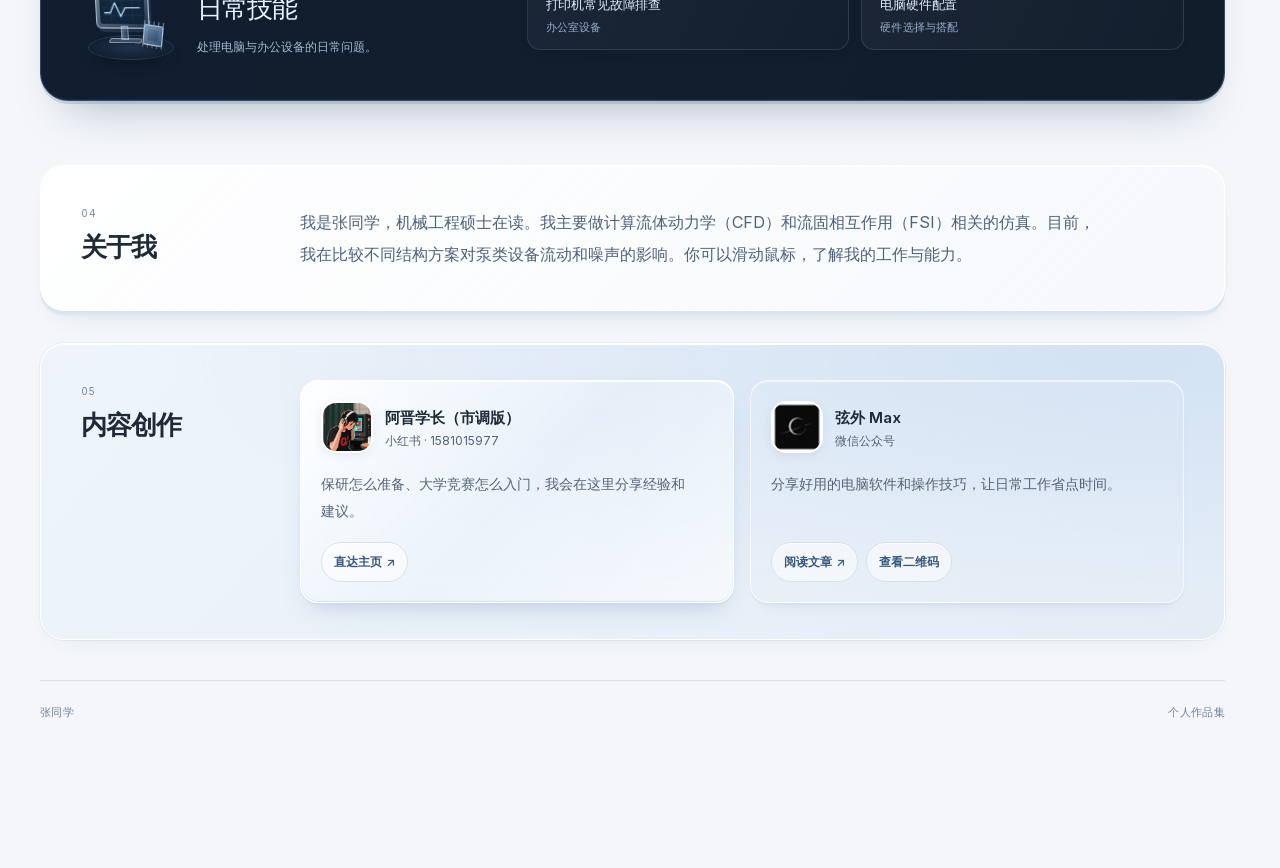
<file: skills.html>
<!doctype html>
<html lang="zh-CN">
<head>
<meta charset="utf-8">
<meta name="viewport" content="width=device-width, initial-scale=1">
<meta http-equiv="refresh" content="0; url=./index.html#skills">
<link rel="canonical" href="https://shaoyeaichangge.github.io/portfolio/#skills">
<title>技能 · 张同学</title>
<script>
  const section = location.hash.slice(1);
  const sections = ["analysis", "visualization", "support", "tools-title"];
  location.replace("./index.html#" + (section === "writing" ? "xiaohongshu" : sections.includes(section) ? section : "skills"));
</script>
</head>
<body><a href="./index.html#skills">查看首页的技能介绍</a></body>
</html>
</file>
<file: typography.css>
@font-face {
  font-family: "Inter Variable";
  src: url("./assets/fonts/inter-latin.woff2") format("woff2");
  font-style: normal;
  font-weight: 100 900;
  font-display: swap;
}

/* v0.825 的网页子集，只包含首页首屏标题和简介用字。 */
@font-face {
  font-family: "LXGW ZhenKai";
  src: url("./assets/fonts/lxgw-zhenkai-hero.woff2") format("woff2");
  font-style: normal;
  font-weight: 400;
  font-display: swap;
}

:root {
  --font-ui: "Inter Variable", -apple-system, BlinkMacSystemFont, "PingFang SC", "Microsoft YaHei", "Noto Sans CJK SC", sans-serif;
  --font-hero: "LXGW ZhenKai", "Inter Variable", KaiTi, STKaiti, var(--font-ui);
}
</file>
<file: image-viewer.css>
html { scrollbar-gutter: stable; }
html:has(.image-viewer[open]) { overflow: hidden; }

.image-viewer {
  width: min(1160px, calc(100% - 56px));
  height: min(880px, calc(100dvh - 56px));
  max-width: none;
  max-height: calc(100dvh - 32px);
  padding: 0;
  overflow: hidden;
  border: 1px solid #d6e0eb;
  border-radius: 16px;
  color: var(--ink, #202936);
  background: #f4f6f9;
  box-shadow: 0 18px 64px #18253638;
}
.image-viewer[open] { display: grid; grid-template-rows: auto minmax(0, 1fr) auto; }
.image-viewer::backdrop { background: #152134a6; backdrop-filter: blur(8px); cursor: pointer; }
.image-viewer[data-morphing] { overflow: visible; }
.image-viewer-transition { position: fixed; z-index: 5; display: block; max-width: none; max-height: none; margin: 0; padding: 0; object-fit: contain; background: #fff; pointer-events: none; }
.image-viewer[data-opening]::backdrop { animation: viewer-veil-in .36s ease both; }
.image-viewer[data-closing]::backdrop { animation: viewer-veil-out .32s ease both; }
.image-viewer[data-opening] > :not(.image-viewer-transition) { animation: viewer-controls-in .3s ease both; }
.image-viewer[data-closing] { background: transparent; border-color: transparent; box-shadow: none; transition: background .2s, border-color .2s, box-shadow .2s; }
.image-viewer[data-closing] > :not(.image-viewer-transition) { opacity: 0; transition: opacity .16s; }
@keyframes viewer-veil-in { from { background: #15213400; backdrop-filter: blur(0); } to { background: #152134a6; backdrop-filter: blur(8px); } }
@keyframes viewer-veil-out { from { background: var(--veil-from, #152134a6); backdrop-filter: var(--veil-blur-from, blur(8px)); } to { background: #15213400; backdrop-filter: blur(0); } }
@keyframes viewer-controls-in { from { opacity: 0; } to { opacity: 1; } }
.image-viewer-toolbar {
  border-radius: 15px 15px 0 0;
  padding: 12px 16px;
  border-bottom: 1px solid #d6e0eb;
  background: #fbfcfe;
}
.image-viewer-toolbar h2 { margin: 0; font-size: 16px; line-height: 24px; font-weight: 600; }
.image-viewer-position { margin: 0; color: var(--muted, #536376); font-size: 13px; font-variant-numeric: tabular-nums; }
.image-viewer-footer {
  border-radius: 0 0 15px 15px;
  display: flex;
  align-items: center;
  justify-content: space-between;
  gap: 8px;
  padding: 8px 16px;
  border-top: 1px solid #d6e0eb;
  background: #fbfcfe;
}
.image-viewer-hint { margin: 0; color: var(--muted, #536376); font-size: 13px; line-height: 20px; }
.image-viewer-footer button {
  margin-inline-start: auto;
  min-height: 44px;
  padding: 8px 14px;
  border: 1px solid #d6e0eb;
  border-radius: 999px;
  color: var(--accent, #36587b);
  background: #edf2f8;
  font: inherit;
  font-weight: 600;
  white-space: nowrap;
  cursor: pointer;
}
.image-viewer-footer button:hover { background: #e3ebf5; }
.image-viewer-footer button:focus-visible {
  outline: 3px solid var(--accent, #36587b);
  outline-offset: 3px;
}
.image-viewer-stage { position: relative; display: grid; grid-template-rows: minmax(0, 1fr); min-height: 0; }
.image-viewer-content {
  display: grid;
  grid-template-rows: minmax(0, 1fr);
  min-width: 0;
  min-height: 0;
  overflow: hidden;
  padding: 16px;
  touch-action: pan-y pinch-zoom;
}
.image-viewer-content [role="status"] { align-self: center; justify-self: center; }
.image-viewer-image {
  position: relative;
  display: grid;
  min-width: 0;
  min-height: 0;
  padding: 0;
  place-items: center;
  border: 0;
  background: none;
  cursor: default;
}
.image-viewer-image:focus-visible { outline: 3px solid var(--accent, #36587b); outline-offset: -3px; }
.image-viewer-image img {
  position: absolute;
  top: 50%;
  left: 50%;
  display: block;
  max-width: 100%;
  max-height: 100%;
  transform: translate(-50%, -50%);
  cursor: zoom-in;
}
.image-viewer [hidden] { display: none; }
.image-viewer-zoomed .image-viewer-content {
  display: block;
  overflow: auto;
  overscroll-behavior: contain;
  touch-action: auto;
}
.image-viewer-zoomed .image-viewer-image { width: max(100%, var(--zoom-width)); }
.image-viewer-zoomed .image-viewer-image img {
  position: static;
  width: var(--zoom-width);
  max-height: none;
  transform: none;
  cursor: zoom-out;
}
.image-viewer-navigation { position: absolute; inset: 0 16px 0 0; pointer-events: none; }
.image-viewer-edge {
  position: absolute;
  inset-block: 0;
  display: grid;
  width: clamp(44px, 14%, 144px);
  padding: 0;
  place-items: center;
  border: 0;
  color: #254464;
  background: transparent;
  cursor: pointer;
  pointer-events: auto;
  touch-action: pan-y pinch-zoom;
}
.image-viewer-edge-prev { inset-inline-start: 0; --edge-shade: to right; }
.image-viewer-edge-next { inset-inline-end: 0; --edge-shade: to left; }
.image-viewer-edge span {
  opacity: 0;
  font: 600 44px/1 system-ui, sans-serif;
  text-shadow: 0 0 6px #fff;
}
.image-viewer-edge:not([aria-disabled="true"]):is(:hover, :focus-visible) {
  background: linear-gradient(var(--edge-shade), #1f375b26, transparent);
}
.image-viewer-edge:not([aria-disabled="true"]):is(:hover, :focus-visible) span { opacity: 1; }
.image-viewer-edge:focus-visible { outline: 3px solid var(--accent, #36587b); outline-offset: -4px; }
.image-viewer-edge[aria-disabled="true"] { visibility: hidden; pointer-events: none; }
@media (max-width: 600px) {
  .image-viewer { width: calc(100% - 24px); height: min(640px, calc(100dvh - 32px)); }
  .image-viewer-content { padding: 8px; }
}
@media (hover: none) {
  .image-viewer-navigation { inset-inline-end: 0; }
  .image-viewer-edge span { opacity: .65; }
}
@media (prefers-reduced-motion: reduce) {
  .image-viewer, .image-viewer > *, .image-viewer::backdrop { animation: none !important; transition: none !important; }
}
@media (prefers-reduced-transparency: reduce), (prefers-contrast: more) {
  .image-viewer::backdrop { background: #152134e6; backdrop-filter: none; animation: none !important; }
}
</file>
<file: bottom-nav.css>
body { padding-bottom: calc(100px + env(safe-area-inset-bottom, 0px)); }
html { scroll-padding-bottom: 100px; }
.bottom-nav {
  position: fixed;
  z-index: 10;
  left: 50%;
  bottom: calc(16px + env(safe-area-inset-bottom, 0px));
  transform: translateX(-50%);
  display: grid;
  grid-template-columns: repeat(5, minmax(0, 1fr));
  width: min(620px, calc(100% - 32px));
  padding: 6px;
  border: 1px solid #ffffffb3;
  border-radius: 999px;
  background:
    linear-gradient(115deg, #ffffff33, transparent 32%, #bdd8ff0a 68%, #ffffff24),
    linear-gradient(180deg, #ffffff24, #edf5ff08 48%, #a5bfdc24);
  box-shadow:
    0 18px 44px -12px #263e5d40,
    0 5px 14px #263e5d14,
    0 0 0 1px #819bb840,
    inset 0 2px 1px #fffffff2,
    inset 0 -3px 3px #52739c29,
    inset 3px 0 5px #ffffff99,
    inset -3px 0 5px #ffffff80;
  backdrop-filter: var(--glass-optics, blur(10px) saturate(1.5));
  -webkit-backdrop-filter: var(--glass-optics, blur(10px) saturate(1.5));
  isolation: isolate;
  touch-action: pinch-zoom;
  user-select: none;
  -webkit-user-select: none;
  -webkit-touch-callout: none;
}
.bottom-nav::after {
  position: absolute;
  z-index: 0;
  inset: 1px;
  border: 1px solid #ffffff66;
  border-radius: inherit;
  background:
    radial-gradient(ellipse 180px 76px at var(--shine-x, 18%) var(--shine-y, 0%), #ffffffa6, #ffffff14 54%, transparent 76%),
    linear-gradient(180deg, #ffffff4d, transparent 24%, transparent 72%, #ffffff38);
  box-shadow: inset 0 0 0 1px #ffffff0d, inset 0 0 10px #ffffff1a;
  content: "";
  pointer-events: none;
}
.bottom-nav::before {
  position: absolute;
  z-index: -1;
  inset: 6px auto 6px 6px;
  width: calc((100% - 12px) / 5);
  border-radius: 999px;
  background: linear-gradient(150deg, #ffffff80, #bdd7f533 48%, #8fb3e02e);
  box-shadow: inset 0 1px 1px #fffffff2, inset 0 -1px 2px #52739c40, inset 0 0 0 1px #ffffffa6, 0 3px 12px #36587b1f;
  content: "";
  opacity: 0;
  transform: translateX(calc(var(--lens-position, var(--preview-index, var(--active-index, 0))) * 100%)) translateY(var(--lens-lift, 0px)) scale(var(--lens-scale, 1)) scale(var(--lens-bubble-scale, 1)) scaleX(var(--lens-stretch, 1)) scaleY(var(--lens-compress, 1));
  transform-origin: var(--lens-origin, 50%) 50%;
  transition: transform .38s cubic-bezier(.2, .9, .25, 1.12), opacity .2s, box-shadow .2s;
  pointer-events: none;
}
.bottom-nav[data-active]::before { opacity: 1; }
.bottom-nav a {
  position: relative;
  z-index: 1;
  display: flex;
  align-items: center;
  justify-content: center;
  gap: 8px;
  min-width: 0;
  min-height: 52px;
  border-radius: 999px;
  color: #30465f;
  font-size: 13px;
  line-height: 20px;
  text-decoration: none;
  text-shadow: 0 1px 2px #ffffffe6, 0 0 8px #ffffff99;
  white-space: nowrap;
  -webkit-tap-highlight-color: transparent;
  -webkit-user-drag: none;
}

.bottom-nav a:hover { color: #203f65; }
.bottom-nav a[aria-current] { color: #203f65; font-weight: 600; }
.bottom-nav a:focus-visible { outline: 2px solid #36587b; outline-offset: -2px; }
.bottom-nav svg { width: 19px; height: 19px; flex: none; fill: none; stroke: currentColor; stroke-width: 1.6; stroke-linecap: round; stroke-linejoin: round; }
.bottom-nav a > svg, .bottom-nav a > span { transition: transform .24s cubic-bezier(.2, .9, .25, 1.3), filter .2s; }
.bottom-nav a > span { position: relative; }
.bottom-nav a > span::after { position: absolute; top: calc(100% + 3px); left: calc(50% - 2px); width: 4px; height: 4px; border-radius: 50%; background: #36587b; content: ""; opacity: 0; transition: opacity .18s; pointer-events: none; }
.bottom-nav[data-preview] a[aria-current] > span::after { opacity: 1; }
@media (hover: hover) and (pointer: fine) {
  .bottom-nav[data-pointer]::after {
    background:
      radial-gradient(ellipse 110px 65px at var(--shine-x) var(--shine-y), #fffffff2, #ffffff66 42%, transparent 76%),
      linear-gradient(180deg, #ffffff80, transparent 28%, transparent 68%, #ffffff59);
  }
  .bottom-nav[data-pointer]::before {
    --lens-lift: -3px;
    --lens-scale: 1.035;
  }
  .bottom-nav[data-preview]::before {
    background: linear-gradient(145deg, #ffffffe0, #cce1fc47 48%, #95b8e54d);
    box-shadow: inset 0 2px 1px #fff, inset 0 -2px 3px #587ba647, inset 0 0 0 1px #ffffffe6, 0 9px 20px -5px #29466e45;
  }

  .bottom-nav a:hover > svg { transform: translate3d(var(--content-shift-x, 0px), -3px, 0) scale(1.18); filter: drop-shadow(0 2px 3px #36587b26); }
  .bottom-nav a:hover > span { transform: translate3d(var(--content-shift-x, 0px), -2px, 0) scale(1.06); }
  .bottom-nav:not([data-dragging]):has(a:active)::before { --lens-lift: 0px; --lens-scale: .985; transition-duration: .1s; }
  .bottom-nav a:active > svg, .bottom-nav a:active > span { transform: scale(.97); }
}
.bottom-nav[data-pressed], .bottom-nav[data-pressed] a { cursor: grabbing; }
.bottom-nav[data-dragging]::before {
  --lens-lift: -3px;
  --lens-scale: 1.035;
  opacity: 1;
  background: linear-gradient(145deg, #ffffffe0, #cce1fc47 48%, #95b8e54d);
  box-shadow: inset 0 2px 1px #fff, inset 0 -2px 3px #587ba647, inset 0 0 0 1px #ffffffe6, 0 9px 20px -5px #29466e45;
  transition: opacity .2s, box-shadow .2s;
}
.bottom-nav[data-dragging] a > svg, .bottom-nav[data-dragging] a > span { transform: none; }
.bottom-nav[data-dragging] a[data-drag-target] > svg { transform: translateY(-2px) scale(1.12); }
.bottom-nav[data-dragging] a[data-drag-target] > span { transform: translateY(-1px); font-weight: 600; }
.bottom-nav[data-elastic]::before { transition: opacity .2s, box-shadow .2s; box-shadow: inset 0 2px 1px #fff, inset 0 -2px 3px #587ba647, inset 0 0 0 1px #ffffffe6, 0 9px 20px -5px rgb(41 70 110 / calc(.16 + var(--lens-energy, 0) * .14)); }
.bottom-nav[data-dragging]::after { background: radial-gradient(ellipse 110px 65px at var(--shine-x, 50%) var(--shine-y, 50%), #ffffffe6, #ffffff40 46%, transparent 78%), linear-gradient(180deg, #ffffff66, transparent 28%, transparent 68%, #ffffff40); }
@media (max-width: 760px) {
  .bottom-nav a { flex-direction: column; gap: 3px; min-height: 54px; font-size: 11px; line-height: 16px; }
}
.bottom-dock { position: fixed; z-index: 10; left: 50%; bottom: calc(16px + env(safe-area-inset-bottom, 0px)); transform: translateX(-50%); display: grid; grid-template-columns: minmax(0, 1fr) 44px; align-items: center; gap: 12px; width: min(676px, calc(100% - 32px)); }
.bottom-dock .bottom-nav { position: relative; left: auto; bottom: auto; width: 100%; min-width: 0; transform: none; }
.bottom-dock .back-to-top { position: relative; right: auto; bottom: auto; width: 44px; height: 44px; min-width: 44px; min-height: 44px; background: linear-gradient(145deg, #ffffffb3, #dceaff66); backdrop-filter: blur(16px); -webkit-backdrop-filter: blur(16px); box-shadow: 0 0 0 1px #58759926, 0 6px 18px #29456b1a, inset 0 1px 1px #fff; }
.bottom-dock .back-to-top:hover { background: #f7fbffe6; }
@media (max-width: 480px) {
  .bottom-dock { width: calc(100% - 16px); gap: 8px; }
}
@media (prefers-reduced-motion: reduce) {
  .bottom-nav::before, .bottom-nav a > span::after, .bottom-nav a > svg, .bottom-nav a > span { transition: none; }
  .bottom-nav::before { --lens-lift: 0px; --lens-scale: 1; }
  .bottom-nav a:hover > svg, .bottom-nav a:hover > span { transform: none; }
  .bottom-nav[data-dragging]::before { --lens-lift: 0px; --lens-scale: 1; }
  .bottom-nav[data-dragging] a[data-drag-target] > svg, .bottom-nav[data-dragging] a[data-drag-target] > span { transform: none; }
  .bottom-nav::before { --lens-stretch: 1 !important; --lens-compress: 1 !important; --lens-bubble-scale: 1 !important; }
}
.nav-glass-defs { position: absolute; width: 0; height: 0; overflow: hidden; pointer-events: none; }
@supports not ((backdrop-filter: blur(1px)) or (-webkit-backdrop-filter: blur(1px))) {
  .bottom-nav { background: #edf4fff2; }
}
@media (prefers-reduced-transparency: reduce), (prefers-contrast: more) {
  .bottom-nav { background: #edf4ff; backdrop-filter: none; -webkit-backdrop-filter: none; }
  .bottom-nav::after { background: none; }
  .bottom-nav[data-pointer]::after { background: none; }
  .bottom-nav::before { background: #dce9fa; }
}
</file>
<file: site-clock.css>
.header-identity { display: flex; align-items: center; gap: 18px; min-width: 0; }
.nav:has(.header-identity) { padding-block: 8px; }
.clock-slot { flex: none; width: 148px; height: 62px; }
.site-clock {
  position: relative;
  display: grid;
  gap: 2px;
  grid-template-rows: 26px 16px;
  align-content: start;
  width: 100%;
  height: 62px;
  min-width: 0;
  padding: 8px 14px;
  overflow: hidden;
  border: 1px solid #ffffffe6;
  border-radius: 16px;
  color: #203953;
  background: radial-gradient(ellipse at 0% 0%, #ffffffd9, transparent 75%), linear-gradient(135deg, #ffffff61, #bed6f238);
  box-shadow: 0 0 0 1px #5875991a, 0 5px 18px #29456b0d, inset 0 1px 1px #fff, inset 0 -1px 1px #7f9fc526;
  backdrop-filter: blur(18px) saturate(1.5);
  -webkit-backdrop-filter: blur(18px) saturate(1.5);
  font-variant-numeric: tabular-nums;
}
.site-clock[hidden] { display: none; }
.clock-time { display: flex; align-items: baseline; justify-content: center; white-space: nowrap; font-size: 21px; font-weight: 600; line-height: 26px; letter-spacing: -.035em; }
.clock-main { display: inline-block; flex: none; }
.clock-colon { max-width: 12px; padding-inline: 2px; overflow: hidden; color: #5c7b9d; font-size: 16px; }
.clock-seconds { display: inline-flex; flex: none; width: 2ch; height: 26px; overflow: hidden; color: #486b95; font-size: 18px; font-weight: 500; line-height: 26px; letter-spacing: 0; }
.clock-digit { position: relative; display: inline-block; flex: 0 0 1ch; width: 1ch; height: 26px; overflow: hidden; }
.clock-digit-current { display: block; }
.clock-digit-previous { position: absolute; inset: 0; pointer-events: none; }
.clock-date { overflow: hidden; white-space: nowrap; text-align: center; color: #536b86; font-size: 11px; line-height: 16px; letter-spacing: .025em; }
.clock-time, .clock-date { position: relative; z-index: 3; }
.site-clock.is-floating {
  position: fixed;
  z-index: 12;
  top: max(12px, env(safe-area-inset-top, 0px));
  left: max(16px, env(safe-area-inset-left, 0px));
  width: 128px;
  height: 44px;
  grid-template-rows: 26px 0px;
  gap: 0;
  border-radius: 24px;
  background: radial-gradient(ellipse at 15% 0%, #ffffffe6, transparent 80%), linear-gradient(135deg, #f6fbffc9, #dce9f3b8);
  box-shadow: 0 0 0 1px #5e79972b, 0 8px 24px -8px #173d623b, inset 0 1px 1px #fff, inset 0 -1px 2px #7f9fc52b;
  backdrop-filter: blur(20px) saturate(1.5);
  -webkit-backdrop-filter: blur(20px) saturate(1.5);
  cursor: pointer;
  user-select: none;
  -webkit-tap-highlight-color: transparent;
  touch-action: manipulation;
  transition: width .38s cubic-bezier(.22,1,.36,1), height .38s cubic-bezier(.22,1,.36,1), border-radius .38s, grid-template-rows .38s, gap .38s, box-shadow .3s;
}
.site-clock.is-floating:not(.is-expanded) .clock-date { opacity: 0; transform: translateY(-3px); }
.site-clock.is-expanded { width: 148px; height: 62px; grid-template-rows: 26px 16px; gap: 2px; border-radius: 18px; box-shadow: 0 0 0 1px #5e799726, 0 12px 32px -10px #173d6245, inset 0 1px 1px #fff, inset 0 -1px 2px #7f9fc52b; }
.clock-date { transition: opacity .22s, transform .3s; }
.site-clock:focus-visible { outline: 2px solid #36587b; outline-offset: 4px; }
.site-clock.is-docking { transition: none; }
#works, #simulation, #skills, #about, #xiaohongshu, .skills-section .skill-row { scroll-margin-top: 84px; }
@media (max-width: 760px) {
  .nav:has(.clock-slot:not([hidden])) { flex-wrap: wrap; gap: 12px; padding-block: 12px; }
  .nav:has(.clock-slot:not([hidden])) .header-identity { width: 100%; justify-content: space-between; }
  .nav:has(.clock-slot:not([hidden])) .nav-links { width: 100%; justify-content: center; }
  .clock-slot { width: 140px; }
}
@media (prefers-reduced-motion: reduce) {
  .site-clock, .clock-colon, .clock-seconds, .clock-date { transition: none !important; }
}
@media (prefers-reduced-transparency: reduce), (prefers-contrast: more) {
  .clock-slot .site-clock, .site-clock.is-floating { background: #edf4ff; backdrop-filter: none; -webkit-backdrop-filter: none; }
}
</file>
<file: studio.css>
/* Shared material, rhythm, and motion for the portfolio homepage. */
:root { --studio-ease: cubic-bezier(.22, 1, .36, 1); }
body {
  background:
    radial-gradient(ellipse 70% 650px at 8% 0%, #d9e7f699, transparent),
    radial-gradient(ellipse 60% 900px at 100% 42%, #e2eaf780, transparent),
    #f4f6f9;
}
.nav, main { width: min(1280px, calc(100% - 80px)); }
header { border-bottom-color: #ffffffc7; background: #f8fbff61; }
.nav:has(.header-identity) { min-height: 88px; padding-block: 12px; }
.brand { font-size: 16px; letter-spacing: -.04em; }
.brand-mark { background: linear-gradient(145deg, #fff, #d6e4f3); box-shadow: inset 0 1px 0 #fff, 0 3px 9px #29456b0d; }
.nav-links { gap: 6px; padding: 5px; border-color: #fff; background: #ffffff59; box-shadow: inset 0 1px 1px #fff, 0 2px 8px #29456b05; }
.nav-links a { transition: background .2s, color .2s; }
.site-clock { border-radius: 18px; background: radial-gradient(ellipse at 0% 0%, #fffffff2, transparent 75%), linear-gradient(135deg, #ffffff61, #c9dcf340); }
main { margin-top: 28px; margin-bottom: 48px; }

/* A dark optical stage. The flow is decorative, not simulation output. */
.hero {
  position: relative;
  isolation: isolate;
  overflow: hidden;
  min-height: 552px;
  grid-template-columns: minmax(0, 1fr) minmax(0, 1fr);
  gap: 48px;
  padding: 60px 54px;
  border: 1px solid #233b58;
  border-radius: 32px;
  background: radial-gradient(ellipse at 88% 20%, #243e59, transparent 65%), linear-gradient(118deg, #0d1929, #172b43);
  box-shadow: inset 0 1px 0 #ffffff2e, 0 28px 60px -32px #173e6a80, 0 3px 8px #112c4614;
}
.hero::before { position: absolute; z-index: -1; inset: 0; background: radial-gradient(ellipse 60% 100% at 0 50%, #0d1929c9, transparent); content: ""; pointer-events: none; }
.hero::after { position: absolute; z-index: 4; inset: 1px; border: 1px solid #c9e5ff17; border-radius: 30px; box-shadow: inset 0 1px 0 #ffffff14; content: ""; pointer-events: none; }
.hero-flow { position: absolute; z-index: -2; inset: 0; width: 100%; height: 100%; opacity: .8; pointer-events: none; }
.hero-copy { position: relative; z-index: 2; padding-bottom: 4px; }
.hero-identity { display: inline-flex; align-items: center; gap: 9px; font-size: 12px; font-weight: 500; letter-spacing: .08em; color: #bbcee3; }
.hero-identity::before { width: 20px; height: 1px; background: #9cbfe5; content: ""; }
.hero-title { margin-top: 28px; font-size: clamp(48px, 4.8vw, 68px); line-height: 1.22; letter-spacing: -.035em; }
.hero-title .hero-greeting { font-size: .85em; font-weight: 500; letter-spacing: -.06em; }
.hero-title span + span { margin-top: 6px; color: #e2efff; text-shadow: 0 2px 24px #abcfff17; }
.hero .research { max-width: 29em; margin-top: 24px; color: #bacbde; font: 400 15px/1.95 var(--font-ui); text-wrap: pretty; }
.hero-cta { gap: 20px; min-height: 48px; margin-top: 32px; padding: 10px 18px; border-color: #d6e9ff80; border-radius: 999px; color: #eaf4ff; background: linear-gradient(125deg, #e2f0ff1f, #d1e5ff0c); box-shadow: inset 0 1px 0 #ffffff40, 0 5px 20px #00000014; backdrop-filter: blur(12px); font-size: 13px; font-weight: 500; transition: background .25s, border-color .25s, box-shadow .25s; }
.hero-cta > span { display: inline-grid; place-items: center; width: 24px; height: 24px; border: 1px solid #d6e9ff40; border-radius: 50%; transition: transform .3s var(--studio-ease); }
.hero-cta:hover { border-color: #e2f0ffd9; background: #d6e9ff26; box-shadow: inset 0 1px 0 #fff9, 0 8px 30px #a4caff14; }
.hero-cta:hover > span { transform: translateY(3px); }
.hero > [data-image-gallery] { position: relative; z-index: 3; min-width: 0; perspective: 1000px; }
.hero-proof { position: relative; gap: 18px; padding: 22px; border-color: #d7eaff40; border-radius: 22px; background: linear-gradient(125deg, #e5f2ff1c, #bcd8fa08); box-shadow: inset 0 1px 0 #fff5, inset 0 -1px 0 #0b172344, 0 24px 45px -28px #000c; backdrop-filter: blur(16px); -webkit-backdrop-filter: blur(16px); transform: rotateY(var(--tilt-y, -4deg)) rotateX(var(--tilt-x, 2deg)); transition: transform .65s var(--studio-ease), background .3s, box-shadow .3s; }
.hero-proof:is(:hover, :focus-visible) { background: linear-gradient(125deg, #e5f2ff2b, #bcd8fa12); box-shadow: inset 0 1px 0 #ffffff8c, 0 30px 50px -24px #0009; }
.proof-header { font-size: 11px; font-weight: 500; letter-spacing: .08em; }
.proof-number { color: #acc4df; font-size: 11px; }
.proof-art { position: relative; display: block; height: 260px; margin-block: 4px 8px; perspective: 900px; }
.proof-art img { position: absolute; width: 70%; height: 92%; aspect-ratio: auto; padding: 8px; border: 1px solid #fff; border-radius: 8px; background: #fff; object-fit: contain; box-shadow: 0 20px 28px -12px #0008; transition: transform .7s var(--studio-ease); }
.proof-art img:first-child { top: 0; left: 0; z-index: 1; transform: rotate(-7deg) translate(3%, 0); }
.proof-art img:last-child { right: 0; bottom: 0; transform: rotate(7deg) translate(0, 2%); }
.hero-proof:is(:hover, :focus-visible) .proof-art img:first-child { transform: rotate(-9deg) translate(-1%, -3%); }
.hero-proof:is(:hover, :focus-visible) .proof-art img:last-child { transform: rotate(9deg) translate(3%, 5%); }
.proof-caption { padding-top: 16px; border-top: 1px solid #d7eaff26; font-size: 16px; font-weight: 500; }
.proof-note { font-size: 11px; font-weight: 400; }
.proof-note > span { display: inline-block; margin-left: 4px; transition: transform .3s; }
.hero-proof:hover .proof-note > span { transform: translateX(3px); }

/* Air between sections; generous image area inside equal-height collections. */
.portfolio-layout { margin-top: 64px; gap: 28px; grid-template-columns: minmax(0, 1fr) minmax(250px, 300px); }
.catalog-heading { align-items: center; }
.catalog-heading h2, .skills-section .catalog-heading h2, .creator-intro h2 { font-size: 26px; line-height: 36px; font-weight: 600; letter-spacing: -.035em; }
[data-section-number]::before { display: block; margin-bottom: 9px; color: #72869d; font: 400 10px/14px var(--font-ui); letter-spacing: .14em; content: attr(data-section-number); }
.result-count { padding: 7px 11px; border: 1px solid #fff; border-radius: 999px; background: #ffffff70; color: #60758d; font-size: 11px; line-height: 18px; white-space: nowrap; }
.works-grid { gap: 20px; margin-top: 24px; }
.project { border-color: #ffffffed; border-radius: 22px; background: linear-gradient(135deg, #fffffff0, #f6f9fdab); box-shadow: 0 0 0 1px #57728b0f, 0 10px 30px -18px #29456b30, inset 0 1px 0 #fff; }
.project-gallery, .github-card { transition: box-shadow .35s, border-color .35s, transform .35s var(--studio-ease); }
.project-gallery { padding-top: 14px; }
.project-gallery .project-carousel { order: -1; margin: 0 12px 0; }
.project-gallery .project-thumbnails { gap: 10px; padding-bottom: 8px; scrollbar-width: none; }
.project-gallery .project-thumbnails::-webkit-scrollbar { display: none; }
.project-gallery .project-thumbnail { overflow: hidden; border-color: #dfe6ee; border-radius: 12px; }
.project-gallery .project-thumbnail img { aspect-ratio: 1.12; padding: 10px; }
.project-gallery .project-thumbnail span { padding: 7px 12px 10px; border-top: 1px solid #edf1f6; color: #61728a; font-size: 11px; }
.project-gallery .project-body { padding: 20px 24px 26px; }
/* A clear gallery entry without adding another button or navigation step. */
.project-gallery .project-body { display: flex; flex: 1; flex-direction: column; }
.project-gallery-footer { display: flex; align-items: center; justify-content: space-between; gap: 16px; padding-top: 17px; margin-top: auto; border-top: 1px solid #d7e2ef; }
.project-gallery .project-summary { margin-bottom: 21px; }
.project-gallery-count { display: inline-flex; align-items: baseline; gap: 7px; color: #6b7d93; font-size: 11px; white-space: nowrap; }
.project-gallery-count strong { color: #314e6d; font-size: 22px; line-height: 1; font-weight: 500; letter-spacing: -.05em; font-variant-numeric: tabular-nums; }
.project-gallery-open { display: inline-flex; align-items: center; gap: 11px; color: #2e527a; font-size: 12px; font-weight: 500; white-space: nowrap; }
.project-gallery-arrow { display: grid; place-items: center; width: 36px; height: 36px; border: 1px solid #fff; border-radius: 50%; background: linear-gradient(140deg, #fff, #e3edf9); box-shadow: inset 0 1px 0 #fff, 0 0 0 1px #a9c0db45, 0 4px 10px #274e7310; transition: background .3s, box-shadow .3s; }
.project-gallery-arrow svg { width: 17px; height: 17px; fill: none; stroke: currentColor; stroke-width: 1.5; stroke-linecap: round; stroke-linejoin: round; transition: transform .35s var(--studio-ease); }
.project-gallery:focus-within .project-gallery-arrow { background: #dceafb; box-shadow: inset 0 1px 0 #fff, 0 0 0 1px #86a7ce70, 0 5px 14px #274e7320; }
@media (hover: hover) and (pointer: fine) {
  .project-gallery:hover .project-gallery-arrow { background: #dceafb; box-shadow: inset 0 1px 0 #fff, 0 0 0 1px #86a7ce70, 0 5px 14px #274e7320; }
  .project-gallery:hover .project-gallery-arrow svg { transform: translate(2px, -2px); }
}
.project-category { color: #62768d; font-size: 11px; }
.project h3 { margin-top: 10px; font-size: 19px; line-height: 29px; letter-spacing: -.02em; }
.project-summary, .github-description { color: #5c6c7d; font-size: 13px; line-height: 23px; }
.project-gallery .project-gallery-entry::after { border-radius: 22px; }
.github-projects .catalog-heading { min-height: 59px; align-items: flex-end; }
.github-projects .catalog-heading h2 { font-size: 20px; line-height: 36px; }
.github-card { margin-top: 24px; }
.github-card .github-cover { aspect-ratio: 1.4; background: #0d0e11; padding: 12px; }
.github-card .project-body { padding: 22px; }
.github-card h3 { font-size: 18px; }
.github-card .project-action { padding-top: 16px; margin-top: 18px; border-top: 1px solid #dce5ef; font-size: 12px; }
.github-card .project-link:hover { background: transparent; }
.simulation-section, .skills-section { margin-top: 64px; }
.simulation-placeholder { position: relative; isolation: isolate; min-height: 190px; border: 1px solid #d5e0ec; background: linear-gradient(135deg, #f9fbfd, #edf3f9); box-shadow: inset 0 1px 0 #fff; }
.simulation-placeholder .project-body { position: relative; z-index: 1; padding: 28px; }
.simulation-placeholder .project-category { font-size: 10px; letter-spacing: .06em; }
.simulation-placeholder h3 { margin-top: 70px; font-size: 18px; }
.simulation-glyph { position: absolute; top: 36px; right: 18px; width: 134px; height: 110px; color: #7599bd; opacity: .5; fill: none; stroke: currentColor; stroke-width: 1.1; stroke-linecap: round; stroke-linejoin: round; }
.simulation-glyph .glyph-detail { opacity: .42; }
.skills-section .skill-sheet { margin-top: 24px; border-radius: 26px; border-color: #2d4562; background: radial-gradient(ellipse at 5% 0%, #325a8638, transparent 65%), linear-gradient(120deg, #14283f, #111f32); box-shadow: inset 0 1px 0 #ffffff40, 0 20px 45px -26px #152e5a66; }
.skills-section .skill-row { padding: 32px 36px; gap: 36px; }
.skills-section .skill-row h3 { font-size: 22px; font-weight: 500; }
.skills-section .skill-items { gap: 12px; }
.skills-section .skill-items li { min-height: 62px; padding: 12px 16px; border-radius: 12px; border-color: #b6d2f32e; background: linear-gradient(135deg, #e4f0ff0f, #e4f0ff05); box-shadow: inset 0 1px 0 #ffffff0a; transition: background .25s, box-shadow .25s, transform .3s var(--studio-ease), border-color .25s; }
.skills-section .skill-icon { background: linear-gradient(145deg, #c3e1ff26, #8db9ec08); border-color: #b3d5ff45; box-shadow: inset 0 1px 0 #ffffff40, 0 4px 16px #0002; }
.about-section { position: relative; gap: 32px; margin-top: 64px; padding: 40px; border-radius: 24px; }
.about-copy { max-width: 50em; font-size: 16px; line-height: 2; color: #506178; }
.creator-intro { gap: 32px; margin-top: 32px; padding: 36px 40px; border-radius: 24px; background: radial-gradient(ellipse at 90% 5%, #b9d2ee70, transparent 62%), linear-gradient(130deg, #eef4fa, #e4edf7); box-shadow: inset 0 1px 0 #fff, 0 0 0 1px #58759912, 0 10px 28px -20px #29456b33; }
.creator-intro h2 { align-self: start; padding-top: 4px; }
.creator-links { --channel-gap: 16px; }
.creator-channel { position: relative; padding: 20px; border-radius: 18px; gap: 18px; background: #ffffff0d; }
.creator-links::before { border-radius: 18px; background: linear-gradient(135deg, #fffffff0, #eef6ff5e 50%, #fff9); box-shadow: inset 0 1px 0 #fff, inset 0 -1px 1px #92afd24d, 0 12px 30px -12px #416d9d38; }
.creator-channel h3 { font-size: 15px; }
.creator-description { line-height: 1.9; }
.creator-link { min-height: 40px; border-radius: 999px; background: #ffffff85; box-shadow: inset 0 1px 0 #fff; }
.footer { margin-top: 40px; padding-top: 24px; color: #718197; font-size: 11px; letter-spacing: .03em; }
.bottom-dock .bottom-nav { background: linear-gradient(125deg, #ffffffbd, #eaf2ffad 48%, #ffffffb3); }
.bottom-dock .bottom-nav a { color: #263e58; }
.bottom-dock .bottom-nav a[aria-current] { color: #183c67; }

/* Specular highlights use local pointer coordinates; links remain native. */
[data-glass] { position: relative; }
[data-glass]::after { position: absolute; z-index: 2; inset: 0; border-radius: inherit; background: radial-gradient(ellipse 280px 200px at var(--light-x, 50%) var(--light-y, 0%), #ffffff66, transparent 75%); opacity: 0; content: ""; pointer-events: none; transition: opacity .35s; }
.skill-row[data-glass]::after { background: radial-gradient(ellipse 400px 160px at var(--light-x, 50%) var(--light-y, 0%), #b4d9ff12, transparent 80%); }
@media (hover: hover) and (pointer: fine) {
  [data-glass][data-glass-hover]::after { opacity: 1; }
  .project-gallery:hover, .github-card:hover { transform: translateY(-5px); border-color: #fff; box-shadow: 0 0 0 1px #97b4d35c, 0 22px 42px -24px #1d46694d, inset 0 1px 0 #fff; }
  .skills-section .skill-items li:hover { transform: translateY(-3px); border-color: #d1e7ff80; background: #a8ceff24; box-shadow: inset 0 1px 0 #ffffff47, 0 8px 16px #0002; }
}
@media (max-width: 1100px) {
  .hero { min-height: 500px; gap: 32px; padding: 42px 36px; }
  .hero-title { font-size: 54px; }
  .proof-art { height: 220px; }
  .hero-proof { padding: 18px; }
  .portfolio-layout { grid-template-columns: minmax(0, 1fr) minmax(224px, .6fr); }
  .project-gallery .project-body { padding: 16px 18px 22px; }
  .skills-section .skill-row { gap: 24px; padding-inline: 28px; }
}
@media (max-width: 960px) {
  .nav, main { width: calc(100% - 48px); }
  .hero { gap: 26px; padding: 36px 28px; min-height: 470px; }
  .hero-title { font-size: 48px; }
  .hero .research { font-size: 14px; }
  .hero-proof { padding: 16px; }
  .proof-art { height: 190px; }
  .proof-caption { font-size: 14px; flex-wrap: wrap; }
  .portfolio-layout { grid-template-columns: minmax(0, 1fr); gap: 36px; }
  .github-projects .catalog-heading { min-height: 0; }
  .github-card { max-width: none; }
  .github-card .project-link { display: grid; grid-template-columns: 1fr 1.2fr; align-items: center; }
  .github-card .github-cover { height: 100%; min-height: 220px; }
  .github-card .project-body { padding: 28px; }
  .about-section, .creator-intro { grid-template-columns: 1fr; padding: 32px; gap: 20px; }
  .creator-intro h2 { padding-top: 0; }
}
@media (max-width: 760px) {
  .nav:has(.site-clock:not([hidden])) { padding-block: 12px; gap: 12px; }
  .hero { grid-template-columns: 1fr; gap: 42px; padding: 36px; }
  .hero-title { font-size: 58px; }
  .hero .research { max-width: 32em; }
  .hero > [data-image-gallery] { width: min(440px, 100%); margin-inline: auto; }
  .hero-proof { padding: 20px; transform: none; }
  .proof-art { height: 250px; }
  .proof-caption { font-size: 15px; }
  .hero-flow { opacity: .55; }
  .simulation-placeholder .project-body { padding: 22px; }
  .simulation-glyph { width: 110px; right: 10px; }
  .skills-section .skill-row { grid-template-columns: 112px minmax(0, 1fr); gap: 24px; padding: 26px; }
  .skills-section .skill-row h3 { font-size: 20px; }
}
@media (max-width: 600px) {
  .nav, main { width: calc(100% - 32px); }
  main { margin-top: 16px; }
  .nav-links { gap: 4px; }
  .nav-links a { padding: 8px 12px; }
  .hero { padding: 32px 24px; border-radius: 26px; gap: 36px; }
  .hero::after { border-radius: 24px; }
  .hero-title { margin-top: 22px; font-size: clamp(40px, 11vw, 58px); }
  .hero .research { margin-top: 20px; font-size: 14px; line-height: 1.9; }
  .hero-cta { margin-top: 24px; }
  .hero-proof { padding: 16px; border-radius: 18px; }
  .proof-art { height: clamp(165px, 50vw, 250px); }
  .proof-art img { padding: 5px; }
  .proof-caption { padding-top: 12px; }
  .portfolio-layout, .simulation-section, .skills-section, .about-section { margin-top: 44px; }
  .catalog-heading h2, .skills-section .catalog-heading h2, .creator-intro h2 { font-size: 24px; line-height: 32px; }
  .project-gallery .project-thumbnail img { aspect-ratio: 1.3; }
  .project-gallery .project-body { padding: 20px 24px 26px; }
  .github-card .project-link { grid-template-columns: 1fr; }
  .github-card .github-cover { aspect-ratio: 1.8; min-height: 0; padding: 12px 24px; }
  .github-card .project-body { padding: 24px; }
  .simulation-placeholder { min-height: 104px; }
  .simulation-placeholder .project-body { padding: 19px 22px; padding-right: 105px; }
  .simulation-placeholder h3 { margin-top: 10px; font-size: 17px; line-height: 26px; }
  .simulation-glyph { width: 84px; height: 70px; top: 17px; right: 18px; opacity: .62; }
  .skills-section .skill-sheet { border-radius: 22px; }
  .skills-section .skill-row { grid-template-columns: 88px minmax(0, 1fr); gap: 16px; padding: 24px 20px; }
  .skills-section .skill-row h3 { font-size: 17px; }
  .skills-section .skill-items { gap: 8px; }
  .skills-section .skill-items li { min-height: 44px; padding: 8px 12px; }
  .about-section, .creator-intro { padding: 24px; }
  .about-copy { font-size: 14px; }
  .creator-intro { margin-top: 24px; }
  .creator-channel { padding: 18px; }
}
@media (max-width: 360px) {
  .hero { padding: 28px 20px; }
  .hero-title { font-size: 39px; }
  .hero-proof { padding: 12px; }
  .proof-caption { font-size: 14px; }
  .nav-links a { padding-inline: 8px; }
  .skills-section .skill-row { padding: 22px 16px; gap: 10px; }
  .skills-section .skill-items li { padding-inline: 8px; }
  .creator-intro { padding: 20px; }
  .creator-channel { padding: 14px; }
  .creator-channel-heading { gap: 9px; }
}
@media (prefers-reduced-motion: reduce) {
  .hero-proof, .proof-art img, .hero-cta > span, .proof-note > span, .project-gallery, .github-card, .skills-section .skill-items li, [data-glass]::after, .project-gallery-arrow, .project-gallery-arrow svg { transition: none; }
  .project-gallery:hover .project-gallery-arrow svg { transform: none; }
  .hero-proof, .project-gallery:hover, .github-card:hover, .skills-section .skill-items li:hover, .hero-cta:hover > span, .hero-proof:hover .proof-note > span { transform: none; }
  .hero-proof:is(:hover, :focus-visible) .proof-art img:first-child { transform: rotate(-7deg) translate(3%, 0); }
  .hero-proof:is(:hover, :focus-visible) .proof-art img:last-child { transform: rotate(7deg) translate(0, 2%); }
  [data-glass]::after { display: none; }
}
@media (prefers-reduced-transparency: reduce), (prefers-contrast: more) {
  .bottom-dock .bottom-nav { background: #edf4ff; }
  .hero-proof { background: #263c55; backdrop-filter: none; -webkit-backdrop-filter: none; }
  .hero-flow { opacity: .25; }
  .project, .creator-channel { background: #f8fbff; }
  .creator-links::before { display: none; }
}
</file>
<file: skill-models.css>
.skills-section .skill-icon.skill-model { position: relative; width: 76px; height: 76px; overflow: visible; border: 0; background: none; box-shadow: none; perspective: 420px; }
.skills-section .skill-row:is(:hover, :focus-within) .skill-model { transform: none; background: none; box-shadow: none; }
.model-platform { position: absolute; inset: auto 4px 3px; height: 20px; border: 1px solid #a9cfff26; border-radius: 50%; background: radial-gradient(ellipse, #9dcaff1a, #75b9ff05 70%); box-shadow: 0 7px 14px -6px #0006; }
.model-scene { position: absolute; inset: 0; transform-style: preserve-3d; transition: transform .65s cubic-bezier(.22,1,.36,1); }
.model-cube { transform: rotateX(-18deg) rotateY(-28deg) rotateZ(-4deg); }
.model-face { position: absolute; left: 19px; top: 17px; width: 38px; height: 38px; border: 1px solid #cce8ff94; border-radius: 3px; background: linear-gradient(135deg, #def0ff2e, #a3cfff0a); box-shadow: inset 0 1px 0 #fff5; backface-visibility: visible; }
.model-front { transform: translateZ(19px); }
.model-right { transform: rotateY(90deg) translateZ(19px); background: linear-gradient(145deg, #a4cfff24, #b1d4ff09); }
.model-top { transform: rotateX(90deg) translateZ(19px); background: linear-gradient(140deg, #e2f2ff40, #c0dfff12); }
.model-flow-plane { position: absolute; left: 6px; top: 19px; width: 64px; height: 40px; transform: translateZ(6px); }
.skills-section .skill-model svg { display: block; width: 100%; height: 100%; fill: none; stroke: #c4e5ff; stroke-width: 1.1; stroke-linecap: round; stroke-linejoin: round; }
.model-flow-plane path { stroke-dasharray: 14 5; animation: model-current 2s linear infinite paused; }
@keyframes model-current { to { stroke-dashoffset: -38; } }
.model-sheets { transform: rotateX(52deg) rotateZ(-32deg) translateY(-2px); }
.model-sheet { position: absolute; left: 15px; top: 19px; width: 46px; height: 34px; border: 1px solid #c9e5ff94; border-radius: 4px; background: linear-gradient(130deg, #c9e4ff2b, #b8d7ff10); box-shadow: inset 0 1px 0 #fff5, 0 4px 8px #0002; transition: transform .65s cubic-bezier(.22,1,.36,1); }
.sheet-bottom { transform: translateZ(-10px); opacity: .6; }
.sheet-middle { transform: translateZ(0); opacity: .8; }
.sheet-top { transform: translateZ(10px); background: linear-gradient(130deg, #cee6ff52, #a6cfff1c); }
.model-computer { transform: rotateX(-8deg) rotateY(-22deg) rotateZ(-3deg); }
.model-monitor { position: absolute; left: 8px; top: 13px; width: 48px; height: 35px; padding: 3px; border: 1px solid #d0e8ffb3; border-radius: 5px; background: linear-gradient(145deg, #d4e4f782, #748aa838); box-shadow: 2px 3px 0 #7090b72b, inset 0 1px 0 #fff9; transform: translateZ(5px); }
.model-screen { display: block; height: 100%; overflow: hidden; border: 1px solid #0d243980; border-radius: 2px; background: #11253b; }
.skills-section .model-screen svg { stroke: #b7ddff; }
.model-grid { opacity: .13; stroke-width: .5; }
.model-stand { position: absolute; left: 29px; top: 46px; width: 7px; height: 12px; border: 1px solid #c6e0fa8c; background: linear-gradient(90deg, #b7d3f06e, #6481a038); transform: translateZ(2px); }
.model-foot { position: absolute; left: 18px; top: 58px; width: 30px; height: 5px; border: 1px solid #c6e0fa8c; border-radius: 4px; background: #b7d3f038; transform: rotateX(40deg) translateZ(3px); }
.model-chip { position: absolute; left: 49px; top: 41px; display: grid; place-items: center; width: 22px; height: 22px; border: 3px solid transparent; border-radius: 3px; background: repeating-linear-gradient(90deg, #bcdcff80 0 1px, transparent 1px 4px); transform: translateZ(10px) rotateZ(8deg); transition: transform .65s cubic-bezier(.22,1,.36,1); }
.model-chip > span { width: 17px; height: 17px; border: 1px solid #d6ebffb3; border-radius: 2px; background: linear-gradient(140deg, #728ca9, #203c5b); box-shadow: inset 0 0 0 3px #a9cfff26, 0 2px 4px #0004; }
.skills-section .skill-row[data-model-active] .model-cube { transform: rotateX(-12deg) rotateY(8deg) rotateZ(-3deg) translateY(-3px); }
.skills-section .skill-row[data-model-active] .model-flow-plane path { animation-play-state: running; }
.skills-section .skill-row[data-model-active] .model-sheets { transform: rotateX(45deg) rotateZ(-24deg) translateY(-3px); }
.skills-section .skill-row[data-model-active] .sheet-top { transform: translateZ(23px); }
.skills-section .skill-row[data-model-active] .sheet-bottom { transform: translateZ(-19px); }
.skills-section .skill-row[data-model-active] .model-computer { transform: rotateX(-5deg) rotateY(1deg) translateY(-2px); }
.skills-section .skill-row[data-model-active] .model-chip { transform: translateZ(22px) rotateZ(-5deg); }
@media (hover: hover) and (pointer: fine) {
  .skill-row:hover .model-cube { transform: rotateX(-12deg) rotateY(8deg) rotateZ(-3deg) translateY(-3px); }
  .skill-row:hover .model-flow-plane path { animation-play-state: running; }
  .skill-row:hover .model-sheets { transform: rotateX(45deg) rotateZ(-24deg) translateY(-3px); }
  .skill-row:hover .sheet-top { transform: translateZ(23px); }
  .skill-row:hover .sheet-bottom { transform: translateZ(-19px); }
  .skill-row:hover .model-computer { transform: rotateX(-5deg) rotateY(1deg) translateY(-2px); }
  .skill-row:hover .model-chip { transform: translateZ(22px) rotateZ(-5deg); }
}
@media (max-width: 600px) {
  .skills-section .skill-icon.skill-model { width: 60px; height: 60px; }
  .model-scene { width: 76px; height: 76px; inset: -8px; scale: .79; }
  .model-platform { inset-inline: 0; bottom: 0; }
}
@media (prefers-reduced-motion: reduce) {
  .model-scene, .model-sheet, .model-chip { transition: none !important; }
  .model-flow-plane path { animation: none !important; }
  .skills-section .skill-row:is(:hover, [data-model-active]) .model-cube { transform: rotateX(-18deg) rotateY(-28deg) rotateZ(-4deg); }
  .skills-section .skill-row:is(:hover, [data-model-active]) .model-sheets { transform: rotateX(52deg) rotateZ(-32deg) translateY(-2px); }
  .skills-section .skill-row:is(:hover, [data-model-active]) .sheet-top { transform: translateZ(10px); }
  .skills-section .skill-row:is(:hover, [data-model-active]) .sheet-bottom { transform: translateZ(-10px); }
  .skills-section .skill-row:is(:hover, [data-model-active]) .model-computer { transform: rotateX(-8deg) rotateY(-22deg) rotateZ(-3deg); }
  .skills-section .skill-row:is(:hover, [data-model-active]) .model-chip { transform: translateZ(10px) rotateZ(8deg); }
}
</file>
<file: spatial.css>
/* A shallow 3D exhibition: real work stays in the foreground. */
.spatial-hero {
  --scene-x: 0;
  --scene-y: 0;
  --scene-scroll: 0;
  min-height: 600px;
  perspective: 1400px;
  perspective-origin: 60% 45%;
  background: radial-gradient(ellipse at 82% 8%, #355572, transparent 60%), linear-gradient(115deg, #0d1929, #182c43);
}
.spatial-hero .hero-copy {
  transform: translate3d(calc(var(--scene-x) * -8px), calc(var(--scene-y) * -5px + var(--scene-scroll) * 10px), 0);
}
.spatial-hero .hero-title span + span {
  text-shadow: 0 1px 0 #91a6bf, 0 2px 0 #455d77, 0 8px 20px #030c1c55;
}
.spatial-hero .hero-flow {
  transform: translate3d(calc(var(--scene-x) * 7px), calc(var(--scene-y) * 4px), -24px) scale(1.06);
  opacity: .6;
}
.spatial-room {
  position: absolute;
  z-index: -1;
  inset: 0;
  overflow: hidden;
  perspective: 800px;
  perspective-origin: 68% 44%;
  pointer-events: none;
}
.spatial-floor {
  position: absolute;
  left: 12%;
  top: 56%;
  width: 110%;
  height: 520px;
  border: 1px solid #b0d8ff33;
  background: linear-gradient(#adceef26 1px, transparent 1px), linear-gradient(90deg, #adceef26 1px, transparent 1px);
  background-size: 48px 48px;
  transform: translate3d(calc(var(--scene-x) * -12px), calc(var(--scene-scroll) * 16px), -80px) rotateX(68deg) rotateZ(-12deg);
  transform-origin: 50% 0;
  mask-image: radial-gradient(ellipse 65% 70% at 54% 0%, #0009, transparent 95%);
}
.spatial-wall {
  position: absolute;
  inset: 11% 3% 16% 52%;
  border: 1px solid #c5e5ff29;
  border-radius: 26px;
  background: linear-gradient(120deg, #a3caff04, #d5eaff07);
  box-shadow: inset 0 1px 0 #d8edff1a;
  transform: translate3d(calc(var(--scene-x) * -18px), calc(var(--scene-y) * -9px), -70px) rotateY(-16deg) rotateX(8deg);
}
.spatial-wall::after {
  position: absolute;
  inset: 12px;
  border: 1px solid #c5e5ff0f;
  border-radius: 18px;
  content: "";
}
.spatial-hero > [data-image-gallery] {
  perspective: none;
  transform-style: preserve-3d;
  transform: translate3d(calc(var(--scene-x) * 12px), calc(var(--scene-y) * 8px - var(--scene-scroll) * 12px), 0)
    rotateX(calc(8deg - var(--scene-y) * 5deg + var(--scene-scroll) * 3deg))
    rotateY(calc(-14deg + var(--scene-x) * 9deg));
}
.spatial-hero > [data-image-gallery]::after {
  position: absolute;
  inset: auto 0 -76px;
  height: 128px;
  border: 1px solid #bedcff38;
  border-radius: 24px;
  background: linear-gradient(125deg, #bddbff18, #9abfff04);
  box-shadow: 0 4px 0 #7794b61c, 0 8px 0 #7794b610, 0 24px 36px #0003;
  transform: rotateX(76deg) translateZ(-18px);
  pointer-events: none;
  content: "";
}
.spatial-hero .hero-proof,
.spatial-hero .hero-proof:is(:hover, :focus-visible) {
  transform-style: preserve-3d;
  transform: none;
  background: transparent;
  backdrop-filter: none;
  -webkit-backdrop-filter: none;
  box-shadow: none;
  border-color: #d4eaff59;
}
.spatial-hero .hero-proof::before,
.spatial-hero .hero-proof::after {
  position: absolute;
  inset: -1px;
  border: 1px solid #cde8ff47;
  border-radius: inherit;
  pointer-events: none;
  content: "";
}
.spatial-hero .hero-proof::before {
  background: radial-gradient(ellipse at calc(50% + var(--scene-x) * 36%) calc(25% + var(--scene-y) * 30%), #e5f4ff26, transparent 72%), linear-gradient(135deg, #c9e4ff12, #5e82aa0c);
  box-shadow: inset 0 1px 0 #fff7, inset 0 -1px 0 #a0caff40, 0 28px 48px -18px #0005;
  transform: translateZ(-1px);
}
.spatial-hero .hero-proof::after {
  background: linear-gradient(135deg, #bddfff0a, #8ab6e008);
  border-color: #c9e5ff33;
  transform: translateZ(-30px);
}
.spatial-hero .proof-header { transform: translateZ(22px); }
.spatial-hero .proof-caption { transform: translateZ(28px); }
.spatial-hero .proof-art { perspective: none; transform-style: preserve-3d; }
.spatial-hero .proof-art img { box-shadow: 0 24px 26px -14px #0008, 0 2px 0 #c2ccda; }
.spatial-hero .proof-art img:first-child { transform: translateZ(64px) rotate(-8deg) translate(-2%, -2%); }
.spatial-hero .proof-art img:last-child { transform: translateZ(18px) rotate(9deg) translate(3%, 4%); }
.spatial-hero .hero-proof:is(:hover, :focus-visible) .proof-art img:first-child { transform: translateZ(96px) rotate(-10deg) translate(-4%, -4%); }
.spatial-hero .hero-proof:is(:hover, :focus-visible) .proof-art img:last-child { transform: translateZ(36px) rotate(11deg) translate(5%, 6%); }

/* Do not transform the document: fixed navigation and image dialogs stay fixed. */
[data-spatial-card] {
  --card-x: 0;
  --card-y: 0;
  --card-lift: 0;
  transform: perspective(1100px) translateY(calc(var(--card-lift) * -7px)) rotateX(calc(var(--card-y) * -4deg)) rotateY(calc(var(--card-x) * 5deg));
  transition: border-color .3s, box-shadow .3s;
  box-shadow: 0 1px 0 #d9e3ef, 0 3px 0 #dce5ef, 0 5px 0 #e2e9f1, 0 16px 28px -20px #244b7438, inset 0 1px 0 #fff;
}
.project-gallery[data-spatial-card]:hover,
.github-card[data-spatial-card]:hover {
  transform: perspective(1100px) translateY(calc(var(--card-lift) * -7px)) rotateX(calc(var(--card-y) * -4deg)) rotateY(calc(var(--card-x) * 5deg));
}
[data-spatial-card][data-spatial-active] {
  box-shadow: calc(var(--card-x) * -10px) calc(23px + var(--card-y) * -5px) 38px -18px #234c7954, 0 2px 0 #c7d6e7, 0 5px 0 #d9e3ef, inset 0 1px 0 #fff;
}
.about-section[data-spatial-card] { transform: perspective(1800px) rotateX(calc(var(--card-y) * -1.5deg)) rotateY(calc(var(--card-x) * 1.5deg)); }
.creator-channel[data-spatial-card] { box-shadow: 0 2px 0 #c8d8ec66, 0 12px 20px -16px #31557d30, inset 0 1px 0 #fff9; }
.creator-channel[data-spatial-active] { box-shadow: 0 4px 0 #c8d8ec80, 0 22px 28px -20px #31557d66, inset 0 1px 0 #fff; }
.simulation-placeholder[data-spatial-card] .simulation-glyph { transform: translate(calc(var(--card-x) * 6px), calc(var(--card-y) * 4px)); }
.creator-channel[data-spatial-card] .creator-avatar { transform: perspective(400px) translateZ(calc(var(--card-lift) * 12px)); }

@media (max-width: 1100px) and (min-width: 761px) {
  .spatial-hero { min-height: 540px; gap: 42px; padding-block: 60px; }
}
@media (max-width: 760px) {
  .spatial-hero { min-height: 0; padding-bottom: 64px; gap: 48px; perspective-origin: 50% 75%; }
  .spatial-hero .hero-copy { transform: none; }
  .spatial-hero > [data-image-gallery] { width: min(400px, 94%); transform: translateY(calc(var(--scene-scroll) * -6px)) rotateX(6deg) rotateY(-8deg); }
  .spatial-hero .proof-art img:first-child { transform: translateZ(40px) rotate(-7deg) translate(-1%, -1%); }
  .spatial-hero .proof-art img:last-child { transform: translateZ(12px) rotate(8deg) translate(2%, 2%); }
  .spatial-hero .hero-proof:is(:hover, :focus-visible) .proof-art img:first-child { transform: translateZ(40px) rotate(-7deg) translate(-1%, -1%); }
  .spatial-hero .hero-proof:is(:hover, :focus-visible) .proof-art img:last-child { transform: translateZ(12px) rotate(8deg) translate(2%, 2%); }
  .spatial-hero .proof-header, .spatial-hero .proof-caption { transform: translateZ(12px); }
  .spatial-hero .hero-proof::after { transform: translateZ(-22px); }
  .spatial-wall { inset: 53% 4% 8% 10%; }
  .spatial-floor { top: 83%; left: -35%; width: 180%; }
}
@media (prefers-reduced-motion: reduce) {
  .spatial-hero .hero-copy, .spatial-hero .hero-flow,
  [data-spatial-card], .project-gallery[data-spatial-card]:hover,
  .github-card[data-spatial-card]:hover, .about-section[data-spatial-card],
  .creator-channel[data-spatial-card] .creator-avatar,
  .simulation-placeholder[data-spatial-card] .simulation-glyph { transform: none; }
  .spatial-hero > [data-image-gallery] { transform: rotateX(6deg) rotateY(-8deg); }
  .spatial-hero .hero-proof:is(:hover, :focus-visible) .proof-art img:first-child { transform: translateZ(40px) rotate(-7deg); }
  .spatial-hero .hero-proof:is(:hover, :focus-visible) .proof-art img:last-child { transform: translateZ(12px) rotate(8deg); }
  .spatial-hero .proof-art img:first-child { transform: translateZ(40px) rotate(-7deg); }
  .spatial-hero .proof-art img:last-child { transform: translateZ(12px) rotate(8deg); }
}
@media (prefers-reduced-transparency: reduce), (prefers-contrast: more) {
  .spatial-room { display: none; }
  .spatial-hero .hero-proof::before { background: #263c55; }
  .spatial-hero .hero-title span + span { text-shadow: none; }
}
</file>
<file: kinetic.css>
/* The sculpture is an interactive graphic, independent of any project model. */
.hero.kinetic-hero {
  display: block;
  min-height: 700px;
  padding: 100px 54px 64px;
  perspective: none;
  background: radial-gradient(ellipse 60% 90% at 77% 45%, #1d304c, transparent 72%), linear-gradient(115deg, #0a1220, #101c2d);
  border-color: #304158;
}
.kinetic-hero .hero-copy { width: 43%; max-width: 470px; transform: none; pointer-events: none; }
.kinetic-hero .hero-copy a { pointer-events: auto; }
.kinetic-hero .hero-identity { color: #a9bdd5; }
.kinetic-hero .hero-title { margin-top: 32px; font-size: clamp(52px, 5.2vw, 72px); }
.kinetic-hero .hero-title span + span { text-shadow: 0 2px 20px #9dc7ff16; }
.kinetic-hero .research { max-width: 26em; }
.kinetic-hero .hero-cta { margin-top: 32px; }
.kinetic-hero .hero-flow, .kinetic-hero .spatial-room { display: none; }
.kinetic-stage { position: absolute; z-index: 1; inset: 0 -4% 0 38%; }
.kinetic-viewport { position: absolute; inset: 0; overflow: hidden; outline-offset: -12px; touch-action: pan-y pinch-zoom; cursor: grab; -webkit-user-select: none; user-select: none; }
.kinetic-viewport[data-dragging] { cursor: grabbing; }
.kinetic-viewport:focus-visible { outline: 1px solid #b9ddff99; border-radius: 24px; }
.kinetic-canvas, .kinetic-poster, .kinetic-flow { position: absolute; inset: 0; width: 100%; height: 100%; pointer-events: none; }
.kinetic-poster { object-fit: contain; }
.kinetic-canvas, .kinetic-flow { opacity: 0; transition: opacity .8s; }
.kinetic-ready .kinetic-canvas { opacity: 1; }
.kinetic-ready .kinetic-flow-ready .kinetic-flow { opacity: 1; }
.kinetic-ready .kinetic-poster { opacity: 0; }
.kinetic-tag { position: absolute; z-index: 2; top: 34px; right: 8%; display: flex; align-items: center; gap: 8px; color: #8fa8c4; font-size: 10px; letter-spacing: .14em; pointer-events: none; }
.kinetic-tag::before { width: 5px; height: 5px; border-radius: 50%; background: #acd6ff; box-shadow: 0 0 10px #8ac4ff66; content: ""; }
.kinetic-tools { position: absolute; z-index: 5; right: 9%; bottom: 32px; display: flex; align-items: center; gap: 8px; }
.kinetic-hint { margin-right: 8px; color: #a8bdd4; font-size: 11px; letter-spacing: .03em; }
.kinetic-flow-hint { display: none; }
.kinetic-flow-ready .kinetic-flow-hint { display: inline; }
.kinetic-button { display: inline-flex; align-items: center; justify-content: center; gap: 7px; height: 40px; min-width: 40px; padding: 0 12px; border: 1px solid #cee5ff38; border-radius: 999px; color: #d9eaff; background: linear-gradient(125deg, #d4eaff14, #c1deff05); backdrop-filter: blur(16px); box-shadow: inset 0 1px 0 #ffffff21; cursor: pointer; font: 400 11px/1 var(--font-ui); transition: background .2s, border-color .2s; }
.kinetic-button:hover, .kinetic-button[aria-pressed="true"] { background: #c4e0ff26; border-color: #c4e0ff80; }
.kinetic-button:focus-visible { outline: 2px solid #c9e5ff; outline-offset: 4px; }
.kinetic-button:disabled { opacity: .5; cursor: default; }
.kinetic-button svg { width: 14px; height: 14px; fill: none; stroke: currentColor; stroke-width: 1.5; stroke-linecap: round; stroke-linejoin: round; }
.kinetic-hero > [data-image-gallery] {
  position: relative;
  z-index: 4;
  width: 350px;
  max-width: 43%;
  margin-top: 44px;
  transform: none;
  transform-style: flat;
}
.kinetic-hero > [data-image-gallery]::after { display: none; }
.kinetic-hero .hero-proof, .kinetic-hero .hero-proof:is(:hover, :focus-visible) {
  display: grid;
  grid-template-columns: 72px minmax(0, 1fr);
  gap: 5px 14px;
  padding: 13px 15px;
  border: 1px solid #bcdcff38;
  border-radius: 16px;
  transform-style: flat;
  background: linear-gradient(120deg, #bad7fa0f, #bad7fa04);
  box-shadow: inset 0 1px 0 #ffffff1a, 0 12px 24px #0002;
  transition: border-color .25s, background .25s;
}
.kinetic-hero .hero-proof:is(:hover, :focus-visible) { border-color: #c9e5ff85; background: #bad7fa16; }
.kinetic-hero .hero-proof::before, .kinetic-hero .hero-proof::after { display: none; }
.kinetic-hero .proof-header { grid-column: 2; align-self: end; transform: none; color: #9fb7d2; font-size: 10px; }
.kinetic-hero .proof-number { display: none; }
.kinetic-hero .proof-caption { grid-column: 2; display: flex; flex-wrap: wrap; gap: 4px 12px; align-self: start; padding: 0; border: 0; transform: none; font-size: 13px; line-height: 22px; }
.kinetic-hero .proof-note { font-size: 10px; white-space: nowrap; }
.kinetic-hero .proof-art { grid-column: 1; grid-row: 1 / 3; width: 72px; height: 60px; margin: 0; transform-style: flat; }
.kinetic-hero .proof-art img { height: 55px; width: 46px; padding: 2px; border-radius: 3px; box-shadow: 0 3px 8px #0005; }
.kinetic-hero .proof-art img:first-child,
.kinetic-hero .hero-proof:is(:hover, :focus-visible) .proof-art img:first-child { transform: rotate(-9deg); }
.kinetic-hero .proof-art img:last-child,
.kinetic-hero .hero-proof:is(:hover, :focus-visible) .proof-art img:last-child { transform: rotate(9deg); }
@media (max-width: 1100px) and (min-width: 761px) {
  .hero.kinetic-hero { min-height: 660px; padding: 80px 36px 54px; }
  .kinetic-hero .hero-copy { width: 47%; }
  .kinetic-hero .hero-title { font-size: 54px; }
  .kinetic-stage { left: 37%; right: -10%; }
  .kinetic-tools { right: 16%; }
  .kinetic-tag { right: 16%; }
  .kinetic-hero > [data-image-gallery] { max-width: 46%; }
}
@media (max-width: 760px) {
  .hero.kinetic-hero { min-height: 0; padding: 36px 28px 30px; }
  .kinetic-hero .hero-copy { width: 100%; max-width: 480px; }
  .kinetic-hero .hero-title { margin-top: 24px; font-size: clamp(42px, 7.6vw, 62px); }
  .kinetic-hero .research { max-width: 32em; }
  .kinetic-hero .hero-cta { margin-top: 24px; }
  .kinetic-stage { position: relative; inset: auto; height: 410px; margin: -22px -26px 0; }
  .kinetic-tag { top: 28px; right: 18px; }
  .kinetic-tools { left: 0; right: 0; bottom: 2px; justify-content: center; }
  .kinetic-hint { font-size: 10px; margin-right: 2px; }
  .kinetic-hero > [data-image-gallery] { width: 100%; max-width: 100%; margin: 24px 0 0; }
  .kinetic-hero .proof-caption { justify-content: space-between; }
}
@media (max-width: 400px) {
  .hero.kinetic-hero { padding-inline: 24px; }
  .kinetic-stage { height: 345px; margin-inline: -22px; }
  .kinetic-hero .hero-proof { padding: 12px; gap: 4px 10px; }
}
@media (prefers-reduced-motion: reduce) {
  .kinetic-canvas, .kinetic-flow, .kinetic-button { transition: none; }
  .kinetic-flow-ready .kinetic-flow-hint { display: none; }
}
</file>
<file: skills.css>
/* Ability on the left; concrete tools and methods on the right. */
.skills-section { margin-top: 64px; scroll-margin-top: 84px; }
.skills-section > .catalog-heading { align-items: flex-end; gap: 24px; }
.skills-section .skills-caption { color: #66788d; font-size: 12px; line-height: 1.8; text-align: right; }
.skills-section .skill-sheet {
  --skill-y: 56px;
  --skill-height: 220px;
  position: relative;
  isolation: isolate;
  overflow: hidden;
  margin-top: 24px;
  border: 1px solid #34475e;
  border-radius: 28px;
  background: radial-gradient(ellipse 55% 75% at 0 0, #294c7340, transparent), linear-gradient(115deg, #101e30, #121d2b);
  box-shadow: inset 0 1px 0 #ffffff47, inset 0 -1px 0 #b0c9ed12, 0 28px 44px -28px #19395e66, 0 3px 0 #d1dcea;
}
.skills-section .skill-sheet::before {
  position: absolute;
  z-index: -1;
  top: var(--skill-y);
  left: 0;
  right: 0;
  height: var(--skill-height);
  border-block: 1px solid #bfddff1c;
  background: radial-gradient(ellipse 58% 160% at 0 50%, #9fcfff1a, transparent), linear-gradient(100deg, #9ec5fb0a, #a9cfff03);
  box-shadow: inset 4px 0 0 #b5d9ff, inset 5px 0 18px -10px #b5d9ff;
  content: "";
  pointer-events: none;
  transition: top .5s cubic-bezier(.22,1,.36,1), height .5s cubic-bezier(.22,1,.36,1);
}
.skills-section .skill-sheet-head,
.skills-section .skill-row { display: grid; grid-template-columns: minmax(280px, .9fr) minmax(0, 1.55fr); column-gap: 64px; }
.skills-section .skill-sheet-head { padding: 20px 40px 16px; border-bottom: 1px solid #c5dcf518; color: #8ea4bd; font-size: 10px; line-height: 18px; letter-spacing: .08em; }
.skills-section .skill-row { position: relative; align-items: center; min-height: 208px; padding: 28px 40px; scroll-margin-top: 84px; background: transparent; transition: none; }
.skills-section .skill-row::before { display: none; }
.skills-section .skill-row + .skill-row { border-top: 1px solid #c5dcf512; }
.skills-section .skill-row:hover { background: transparent; }
.skills-section .skill-ability { display: grid; grid-template-columns: 100px minmax(0, 1fr); align-items: center; gap: 16px; min-width: 0; }
.skills-section .skill-index { display: block; margin-bottom: 8px; color: #8da9c8; font-size: 10px; line-height: 1; letter-spacing: .13em; font-variant-numeric: tabular-nums; }
.skills-section .skill-row h3 { display: block; margin: 0; color: #e9f2ff; font-size: 26px; font-weight: 500; line-height: 1.4; letter-spacing: -.035em; }
.skills-section .skill-summary { max-width: 20em; margin-top: 9px; color: #a5b8cf; font-size: 12px; line-height: 1.9; text-wrap: pretty; }
.skills-section .skill-work-link { display: inline-flex; align-items: center; gap: 14px; min-height: 32px; margin-top: 11px; color: #c4dfff; font-size: 11px; text-decoration: none; }
.skills-section .skill-work-link > span { transition: transform .25s; }
.skills-section .skill-work-link:hover > span { transform: translateX(4px); }
.skills-section .skill-work-link:focus-visible { outline-color: #c4dfff; border-radius: 4px; }
.skills-section .skill-icon,
.skills-section .skill-row:is(:hover, :focus-within) .skill-icon,
.skills-section .skill-icon.skill-model {
  display: grid;
  place-items: center;
  position: relative;
  width: 100px;
  height: 100px;
  flex: none;
  overflow: visible;
  border: 0;
  color: #c4e5ff;
  background: none;
  box-shadow: none;
  transform: none;
  perspective: 500px;
}
.skills-section .skill-icon > svg { width: 46px; height: 46px; fill: none; stroke: currentColor; stroke-width: 1.1; }
.skills-section .skill-icon .model-scene { width: 76px; height: 76px; inset: 12px; scale: 1.2; }
.skills-section .model-platform { inset: auto 7px 6px; height: 25px; background: radial-gradient(ellipse, #9dcaff21, #75b9ff03 70%); }
.skills-section .skill-items,
.skills-section #support .skill-items { display: grid; grid-template-columns: repeat(2, minmax(0, 1fr)); gap: 10px 12px; margin: 0; padding: 0; list-style: none; }
.skills-section .skill-items li {
  display: flex;
  flex-direction: column;
  justify-content: center;
  align-items: flex-start;
  position: relative;
  min-width: 0;
  min-height: 68px;
  padding: 13px 18px;
  border: 1px solid #cce0fa21;
  border-radius: 13px;
  color: #e0ecfb;
  background: linear-gradient(115deg, #d5e7ff0c, #d5e7ff03);
  box-shadow: inset 0 1px 0 #ffffff0f, 0 3px 8px #020b1c0d;
  overflow-wrap: anywhere;
  transition: background .25s, border-color .25s, box-shadow .25s, transform .3s cubic-bezier(.22,1,.36,1);
}
.skills-section .skill-name { font-size: 14px; line-height: 1.45; font-weight: 500; letter-spacing: -.015em; }
.skills-section .skill-purpose { margin-top: 5px; color: #99afca; font-size: 11px; line-height: 1.5; letter-spacing: .015em; }
.skills-section #support { min-height: 170px; }
.skills-section #support .skill-name { font-size: 13px; }
.skills-section .skill-row[data-glass]::after { background: radial-gradient(ellipse 380px 180px at var(--light-x, 50%) var(--light-y, 0%), #b4d9ff0d, transparent 80%); }
@media (hover: hover) and (pointer: fine) {
  .skills-section .skill-row:hover .skill-items li { background: linear-gradient(115deg, #d5e7ff0f, #d5e7ff05); border-color: #cce0fa2e; }
  .skills-section .skill-row .skill-items li:hover { transform: translateY(-3px); border-color: #cde6ff80; background: linear-gradient(125deg, #cae3ff26, #bad7ff0c); box-shadow: inset 0 1px 0 #ffffff40, 0 8px 18px #020b1c33; }
}
@media (max-width: 1100px) {
  .skills-section .skill-sheet-head, .skills-section .skill-row { grid-template-columns: minmax(250px, .95fr) minmax(0, 1.4fr); column-gap: 30px; padding-inline: 28px; }
  .skills-section .skill-ability { grid-template-columns: 84px minmax(0,1fr); gap: 12px; }
  .skills-section .skill-icon, .skills-section .skill-icon.skill-model, .skills-section .skill-row:is(:hover, :focus-within) .skill-icon { width: 84px; height: 84px; }
  .skills-section .skill-icon .model-scene { inset: 4px; scale: 1.05; }
  .skills-section .skill-row h3 { font-size: 23px; }
  .skills-section .skill-items li { padding-inline: 14px; }
  .skills-section .skill-name { font-size: 13px; }
}
@media (max-width: 800px) {
  .skills-section .skill-sheet-head, .skills-section .skill-row { grid-template-columns: minmax(190px,.95fr) minmax(0,1.4fr); column-gap: 24px; padding-inline: 24px; }
  .skills-section .skill-ability { grid-template-columns: 1fr; gap: 10px; }
  .skills-section .skill-row h3 { font-size: 23px; }
  .skills-section .skill-items li { min-height: 76px; padding-inline: 13px; }
  .skills-section .skill-sheet-head { padding-block: 16px; }
  .skills-section .skill-row { padding-block: 26px; }
  .skills-section .skill-summary { max-width: 15em; }
  .skills-section #support { min-height: 208px; }
}
@media (max-width: 600px) {
  .skills-section { margin-top: 44px; }
  .skills-section > .catalog-heading { align-items: flex-end; gap: 16px; }
  .skills-section .skills-caption { font-size: 11px; }
  .skills-section .skill-sheet { margin-top: 20px; border-radius: 22px; }
  .skills-section .skill-sheet-head, .skills-section .skill-row { grid-template-columns: 96px minmax(0,1fr); column-gap: 20px; padding-inline: 22px; }
  .skills-section .skill-sheet-head { font-size: 9px; padding-block: 14px; }
  .skills-section .skill-row { align-items: start; padding-block: 26px; }
  .skills-section .skill-ability { gap: 12px; }
  .skills-section .skill-icon, .skills-section .skill-icon.skill-model, .skills-section .skill-row:is(:hover, :focus-within) .skill-icon { width: 66px; height: 66px; }
  .skills-section .skill-icon .model-scene { inset: -5px; scale: .87; }
  .skills-section .model-platform { inset: auto 0 0; height: 20px; }
  .skills-section .skill-row h3 { font-size: 18px; line-height: 1.6; letter-spacing: -.04em; }
  .skills-section .skill-index { margin-bottom: 7px; font-size: 9px; }
  .skills-section .skill-summary { font-size: 10px; line-height: 1.9; margin-top: 7px; }
  .skills-section .skill-work-link { gap: 5px; font-size: 10px; margin-top: 8px; }
  .skills-section .skill-items, .skills-section #support .skill-items { grid-template-columns: 1fr; gap: 8px; }
  .skills-section .skill-items li { min-height: 62px; padding: 11px 14px; border-radius: 10px; }
  .skills-section .skill-name, .skills-section #support .skill-name { font-size: 12px; }
  .skills-section .skill-purpose { font-size: 10px; margin-top: 4px; }
  .skills-section #support { min-height: 224px; }
}
@media (max-width: 360px) {
  .skills-section .skill-sheet-head, .skills-section .skill-row { grid-template-columns: 85px minmax(0,1fr); column-gap: 14px; padding-inline: 17px; }
  .skills-section .skill-row h3 { font-size: 17px; }
  .skills-section .skill-items li { padding-inline: 10px; }
  .skills-section .skill-name, .skills-section #support .skill-name { font-size: 11px; }
}
@media (prefers-reduced-motion: reduce) {
  .skills-section .skill-sheet::before, .skills-section .skill-work-link > span, .skills-section .skill-items li { transition: none; }
  .skills-section .skill-row .skill-items li:hover, .skills-section .skill-work-link:hover > span { transform: none; }
}
@media (prefers-reduced-transparency: reduce), (prefers-contrast: more) {
  .skills-section .skill-items li { background: #1e3048; border-color: #8195ae; }
  .skills-section .skill-purpose, .skills-section .skill-summary { color: #c3d1e2; }
  .skills-section .skill-sheet::before { background: #21334d; box-shadow: inset 4px 0 0 #c5e4ff; }
}
</file>
<file: gallery.css>
@import url("./typography.css");

:root {
  color-scheme: light;
  --ink: #202936;
  --muted: #536376;
  --accent: #36587b;
  --line: #d6e0eb;
  font-family: var(--font-ui);
}
* { box-sizing: border-box; }
body {
  min-height: 100vh;
  margin: 0;
  color: var(--ink);
  background: radial-gradient(ellipse at 88% 0%, #dae6f5, transparent 46%), #f4f6f9;
}
h1, h2, p, figure { margin: 0; }
a { color: inherit; }
a:focus-visible { outline: 3px solid var(--accent); outline-offset: 4px; }
.site-header {
  border-bottom: 1px solid #fff;
  background: rgba(250, 252, 255, .57);
  backdrop-filter: blur(16px);
}
.site-nav, main { width: min(1120px, calc(100% - 64px)); margin-inline: auto; }
.site-nav { display: flex; align-items: center; justify-content: space-between; gap: 16px; min-height: 64px; }
.brand { font-size: 18px; font-weight: 600; text-decoration: none; }
.back {
  padding: 8px 12px;
  border: 1px solid #fff;
  border-radius: 999px;
  color: var(--accent);
  background: #e9eff7;
  font-size: 14px;
  line-height: 20px;
  text-decoration: none;
}
.back:hover { background: #fff; }
main { margin-block: 32px 48px; }
.intro, .diagram {
  border: 1px solid #fffe;
  background: rgba(255, 255, 255, .65);
  box-shadow: 0 0 0 1px #58759912, 0 8px 24px #29456b09;
}
.intro {
  padding: 32px;
  border-radius: 20px;
  background: linear-gradient(115deg, #ffffffdf, #f8fbff8f);
  backdrop-filter: blur(16px);
}
.eyebrow { color: var(--accent); font-size: 14px; line-height: 20px; font-weight: 500; }
h1 { margin-top: 8px; font-size: 36px; line-height: 40px; font-weight: 600; letter-spacing: -.03em; }
.intro-copy { max-width: 680px; margin-top: 12px; color: var(--muted); font-size: 16px; line-height: 24px; }
.gallery { display: grid; grid-template-columns: repeat(2, minmax(0, 1fr)); gap: 24px; margin-top: 24px; }
.diagram { display: flex; min-width: 0; flex-direction: column; padding: 16px; border-radius: 16px; }
.diagram-image {
  display: grid;
  grid-template: minmax(0, 1fr) / minmax(0, 1fr);
  place-items: center;
  min-height: 0;
  aspect-ratio: 5 / 4;
  padding: 12px;
  border: 1px solid var(--line);
  border-radius: 8px;
  background: #fff;
}
.diagram-image-wide { aspect-ratio: 16 / 10; }
.diagram-image:hover { border-color: var(--accent); }
.diagram-image img { display: block; width: 100%; height: 100%; min-height: 0; object-fit: contain; }
figcaption { padding: 16px 4px 4px; }
.caption-top { display: flex; justify-content: space-between; align-items: baseline; gap: 12px; flex-wrap: wrap; }
h2 { font-size: 18px; line-height: 28px; font-weight: 600; }
.original { color: var(--accent); font-size: 14px; line-height: 20px; white-space: nowrap; text-underline-offset: 3px; }
figcaption p { margin-top: 4px; color: var(--muted); font-size: 14px; line-height: 24px; }
@media (max-width: 680px) {
  .site-nav, main { width: calc(100% - 32px); }
  main { margin-top: 20px; }
  .intro { padding: 24px; }
  h1 { font-size: 30px; line-height: 36px; }
  .gallery { grid-template-columns: 1fr; gap: 16px; margin-top: 16px; }
  .diagram { padding: 12px; }
  .diagram-image { padding: 8px; }
}
</file>
